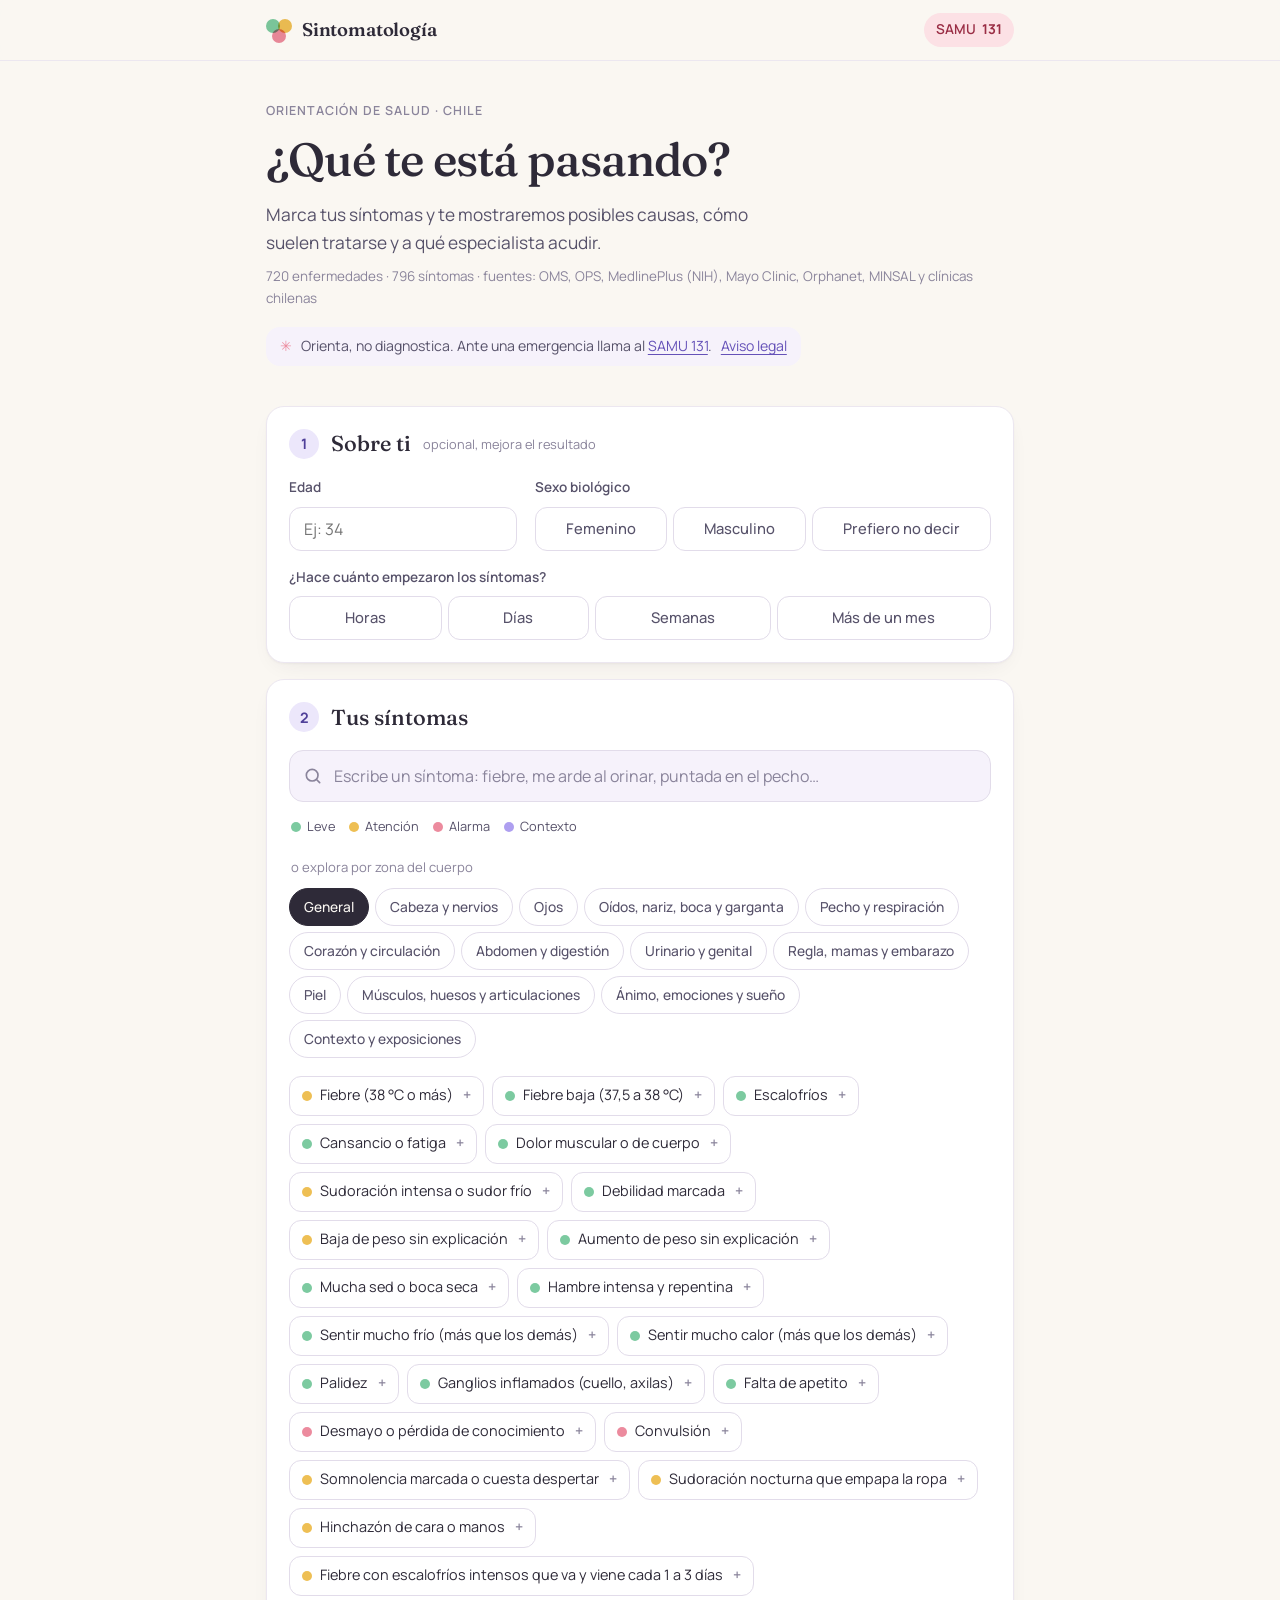
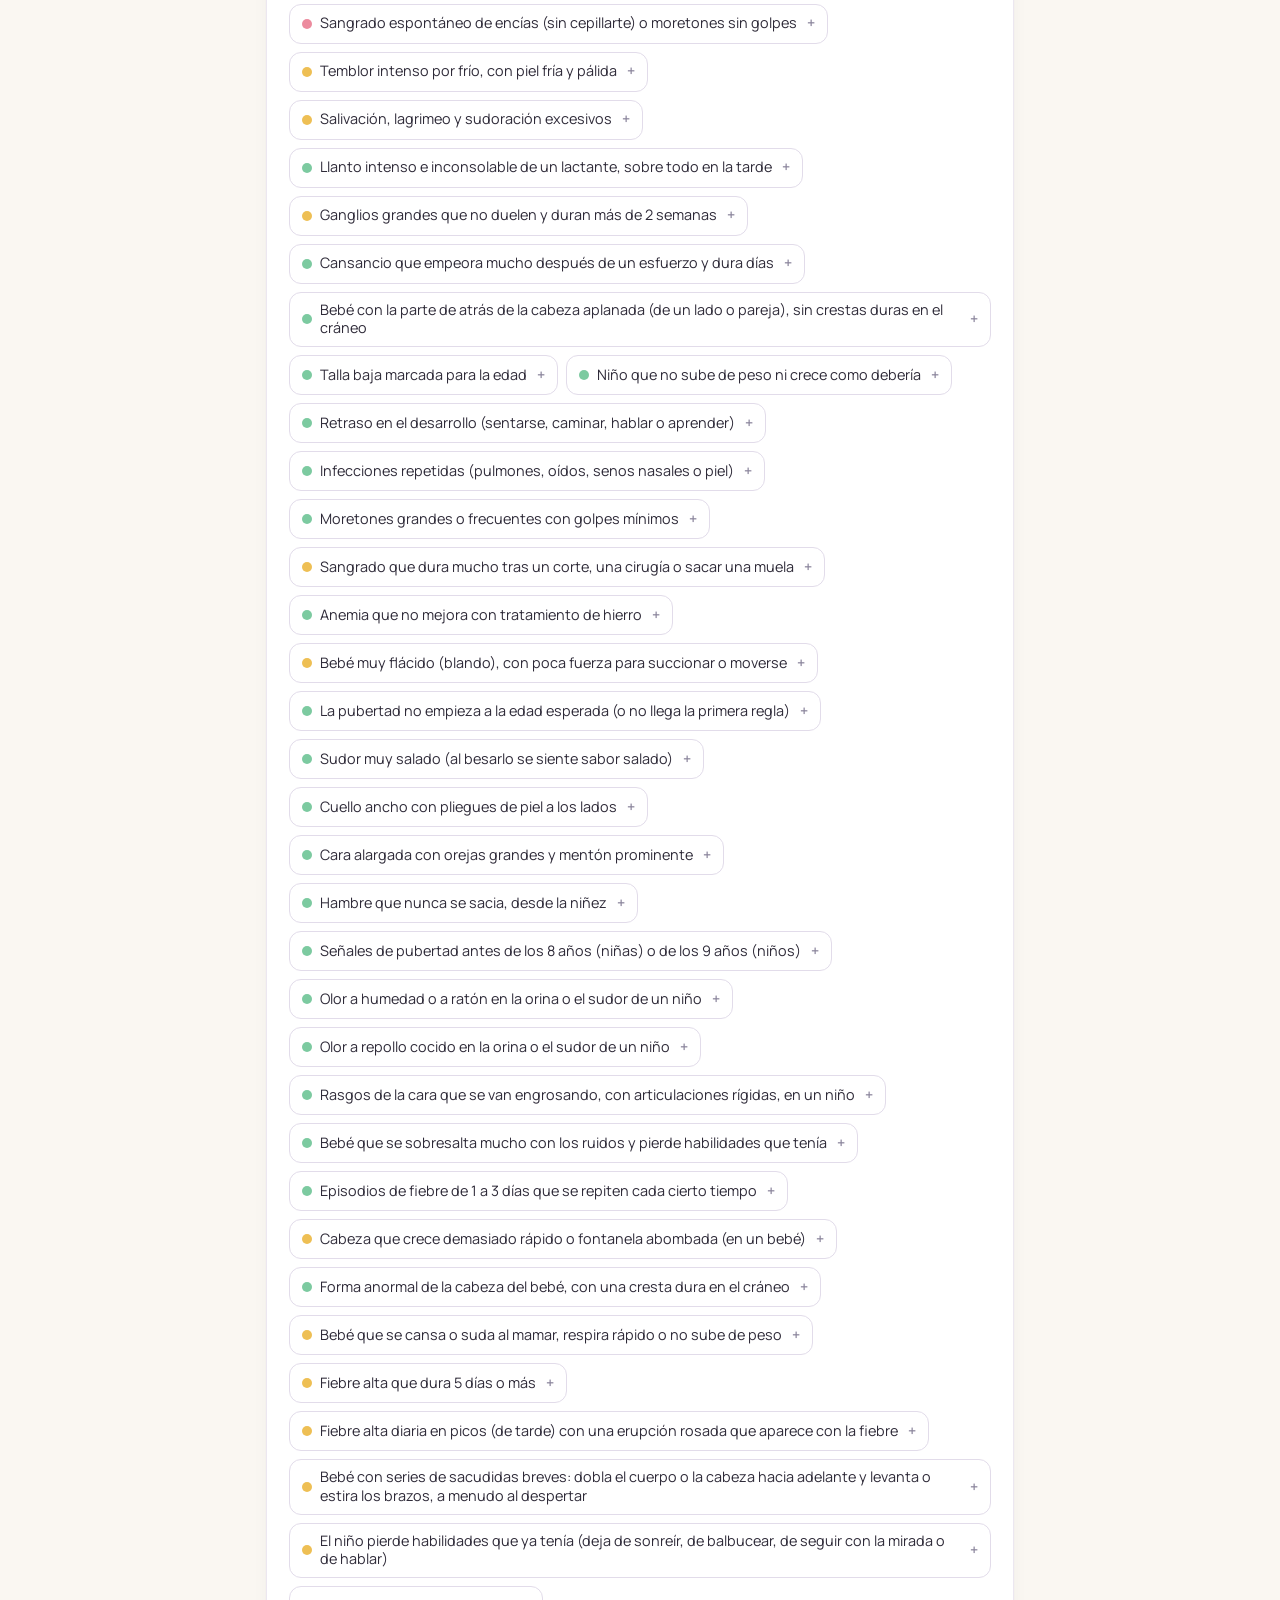
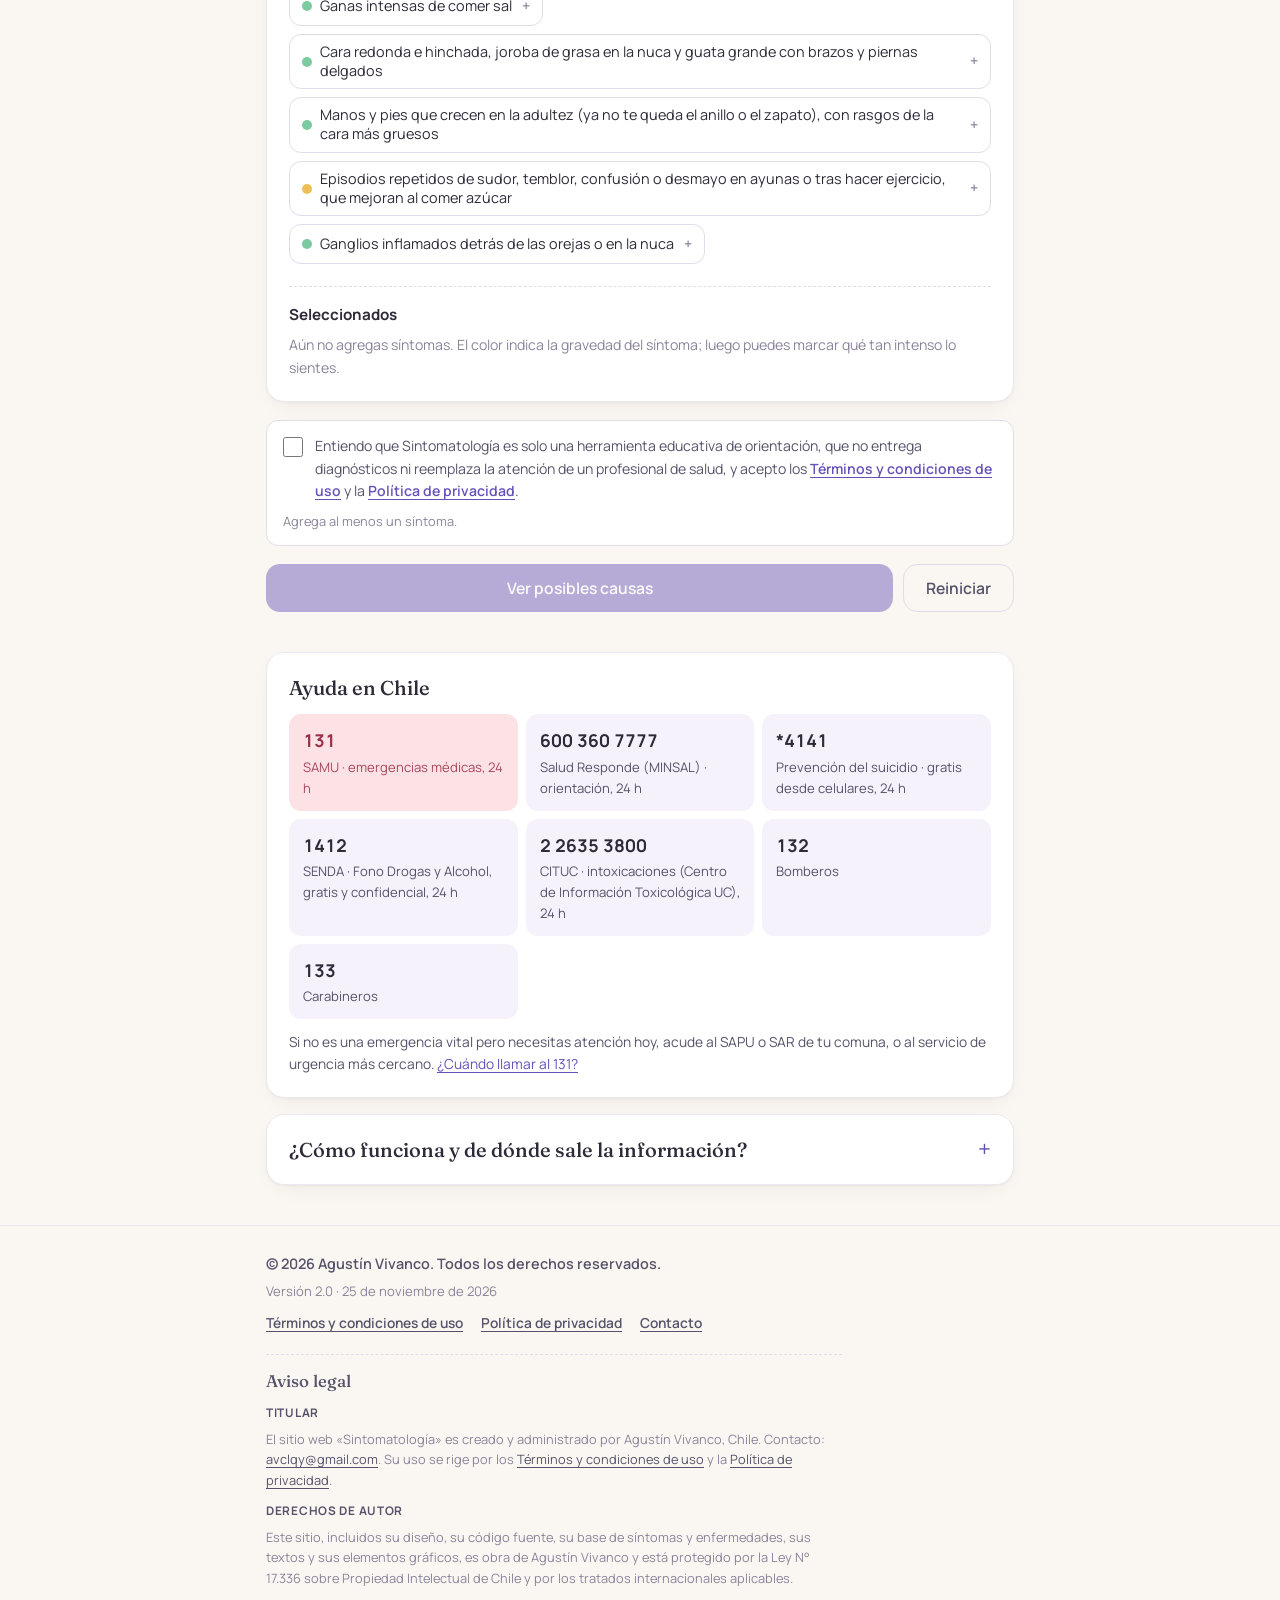
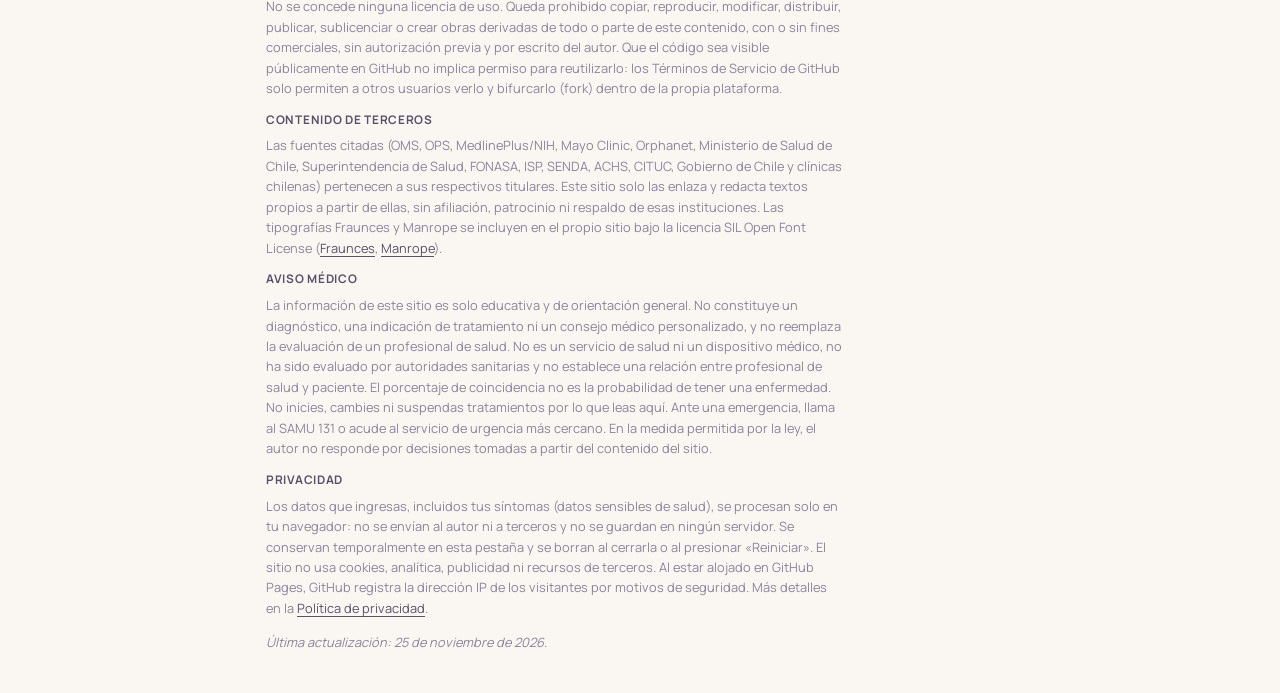
<file: index.html>
<!doctype html>
<html lang="es-CL">
<head>
  <meta charset="utf-8">
  <meta name="viewport" content="width=device-width, initial-scale=1">
  <title>Sintomatología · Orientador de síntomas</title>
  <meta name="author" content="Agustín Vivanco">
  <meta name="copyright" content="© 2026 Agustín Vivanco. Todos los derechos reservados.">
  <meta name="description" content="Marca tus síntomas y conoce posibles causas, cómo se tratan habitualmente y a qué especialista acudir. Información basada en la OMS, la OPS, MedlinePlus (NIH), Mayo Clinic, Orphanet, el MINSAL y clínicas chilenas.">
  <meta name="theme-color" content="#faf7f2" media="(prefers-color-scheme: light)">
  <meta name="theme-color" content="#1c1b22" media="(prefers-color-scheme: dark)">
  <meta property="og:title" content="Sintomatología · Orientador de síntomas">
  <meta property="og:description" content="Marca tus síntomas y conoce posibles causas, tratamiento habitual y especialista. Orientación, no diagnóstico.">
  <link rel="icon" href="favicon.svg" type="image/svg+xml">
  <meta http-equiv="Content-Security-Policy" content="default-src 'self'; script-src 'self'; style-src 'self'; font-src 'self'; img-src 'self' data:; connect-src 'none'; object-src 'none'; base-uri 'none'; form-action 'none'">
  <meta name="referrer" content="no-referrer">
  <link rel="stylesheet" href="css/styles.css">
</head>
<body>
  <a class="skip" href="#main">Saltar al contenido</a>

  <header class="top">
    <div class="wrap top-inner">
      <a class="brand" href="./" aria-label="Sintomatología, inicio">
        <span class="brand-mark" aria-hidden="true"><i></i><i></i><i></i></span>
        <span class="brand-name">Sintomatología</span>
      </a>
      <a class="sos" href="tel:131" aria-label="Emergencias: llamar al SAMU 131">SAMU <strong>131</strong></a>
    </div>
  </header>

  <main id="main" class="wrap">
    <section class="hero">
      <p class="eyebrow">Orientación de salud · Chile</p>
      <h1>¿Qué te está pasando?</h1>
      <p class="lead">Marca tus síntomas y te mostraremos posibles causas, cómo suelen tratarse y a qué especialista acudir.</p>
      <p class="hero-stats" id="hero-stats"></p>
      <p class="notice"><span aria-hidden="true">✳</span> Orienta, no diagnostica. Ante una emergencia llama al <a href="tel:131">SAMU 131</a>. <a href="#aviso-legal">Aviso legal</a></p>
    </section>

    <section class="card" aria-labelledby="t-perfil">
      <div class="card-head"><span class="step" aria-hidden="true">1</span><h2 id="t-perfil">Sobre ti</h2><span class="opt">opcional, mejora el resultado</span></div>
      <div class="grid">
        <label class="field" for="edad">
          <span class="label">Edad</span>
          <input type="number" id="edad" min="0" max="120" inputmode="numeric" placeholder="Ej: 34" autocomplete="off">
        </label>
        <div class="field">
          <span class="label" id="l-sexo">Sexo biológico</span>
          <div class="seg" data-name="sexo" role="group" aria-labelledby="l-sexo">
            <button type="button" data-value="F" aria-pressed="false">Femenino</button>
            <button type="button" data-value="M" aria-pressed="false">Masculino</button>
            <button type="button" data-value="X" aria-pressed="false">Prefiero no decir</button>
          </div>
        </div>
        <div class="field" id="field-embarazo" hidden>
          <span class="label" id="l-emb">¿Podrías estar embarazada?</span>
          <div class="seg" data-name="embarazo" role="group" aria-labelledby="l-emb">
            <button type="button" data-value="si" aria-pressed="false">Sí</button>
            <button type="button" data-value="no" aria-pressed="false">No</button>
            <button type="button" data-value="nose" aria-pressed="false">No sé</button>
          </div>
        </div>
        <div class="field full">
          <span class="label" id="l-dur">¿Hace cuánto empezaron los síntomas?</span>
          <div class="seg" data-name="duracion" role="group" aria-labelledby="l-dur">
            <button type="button" data-value="h" aria-pressed="false">Horas</button>
            <button type="button" data-value="d" aria-pressed="false">Días</button>
            <button type="button" data-value="s" aria-pressed="false">Semanas</button>
            <button type="button" data-value="m" aria-pressed="false">Más de un mes</button>
          </div>
        </div>
      </div>
      <p class="note" id="nota-pediatrica" hidden>En menores de 15 años los síntomas y tratamientos pueden diferir. Ante la duda, consulta con un pediatra.</p>
    </section>

    <section class="card" aria-labelledby="t-sintomas">
      <div class="card-head"><span class="step" aria-hidden="true">2</span><h2 id="t-sintomas">Tus síntomas</h2></div>

      <div class="search">
        <svg class="search-icon" viewBox="0 0 24 24" aria-hidden="true"><circle cx="11" cy="11" r="7"></circle><path d="m20 20-3.5-3.5"></path></svg>
        <input id="buscar" type="search" placeholder="Escribe un síntoma: fiebre, me arde al orinar, puntada en el pecho…"
               role="combobox" aria-expanded="false" aria-controls="sugerencias" aria-autocomplete="list" autocomplete="off" aria-label="Buscar síntoma">
        <ul id="sugerencias" role="listbox" hidden aria-label="Síntomas sugeridos"></ul>
      </div>

      <div class="legend" aria-label="Leyenda de colores">
        <span class="lg sev-1"><span class="dot"></span>Leve</span>
        <span class="lg sev-2"><span class="dot"></span>Atención</span>
        <span class="lg sev-3"><span class="dot"></span>Alarma</span>
        <span class="lg sev-0"><span class="dot"></span>Contexto</span>
      </div>

      <p class="subhint">o explora por zona del cuerpo</p>
      <div class="zones" id="zonas" role="tablist" aria-label="Zonas del cuerpo"></div>
      <div class="pills" id="catalogo" role="tabpanel"></div>

      <div class="selected-wrap">
        <h3 class="selected-title">Seleccionados <span id="sel-count"></span></h3>
        <p class="sel-empty" id="sel-empty">Aún no agregas síntomas. El color indica la gravedad del síntoma; luego puedes marcar qué tan intenso lo sientes.</p>
        <div class="selected" id="seleccionados" aria-live="polite"></div>
        <div class="sel-alarma" id="sel-alarma" role="alert" hidden></div>
      </div>
    </section>

    <div class="consent">
      <label class="consent-label" for="acepto">
        <input type="checkbox" id="acepto">
        <span>Entiendo que Sintomatología es solo una herramienta educativa de orientación, que no entrega diagnósticos ni reemplaza la atención de un profesional de salud, y acepto los <a href="terminos.html">Términos y condiciones de uso</a> y la <a href="privacidad.html">Política de privacidad</a>.</span>
      </label>
      <p class="analizar-hint" id="analizar-hint" hidden></p>
    </div>

    <div class="actions">
      <button id="analizar" class="btn primary" type="button" disabled>Ver posibles causas</button>
      <button id="reiniciar" class="btn ghost" type="button" title="Borra tus síntomas y datos de esta pestaña">Reiniciar</button>
    </div>

    <section id="resultados" class="results" hidden tabindex="-1" aria-live="polite"></section>

    <section class="card help" aria-labelledby="t-ayuda">
      <h2 id="t-ayuda">Ayuda en Chile</h2>
      <ul class="help-list">
        <li><a href="tel:131"><strong>131</strong><span>SAMU · emergencias médicas, 24 h</span></a></li>
        <li><a href="tel:6003607777"><strong>600 360 7777</strong><span>Salud Responde (MINSAL) · orientación, 24 h</span></a></li>
        <li><a href="tel:*4141"><strong>*4141</strong><span>Prevención del suicidio · gratis desde celulares, 24 h</span></a></li>
        <li><a href="tel:1412"><strong>1412</strong><span>SENDA · Fono Drogas y Alcohol, gratis y confidencial, 24 h</span></a></li>
        <li><a href="tel:+56226353800"><strong>2 2635 3800</strong><span>CITUC · intoxicaciones (Centro de Información Toxicológica UC), 24 h</span></a></li>
        <li><a href="tel:132"><strong>132</strong><span>Bomberos</span></a></li>
        <li><a href="tel:133"><strong>133</strong><span>Carabineros</span></a></li>
      </ul>
      <p class="help-note">Si no es una emergencia vital pero necesitas atención hoy, acude al SAPU o SAR de tu comuna, o al servicio de urgencia más cercano. <a href="https://www.minsal.cl/samu-instala-base-en-alto-hospicio-y-llama-a-utilizar-responsablemente-el-131/" target="_blank" rel="noopener">¿Cuándo llamar al 131?</a></p>
    </section>

    <details class="card method">
      <summary><h2>¿Cómo funciona y de dónde sale la información?</h2></summary>
      <div class="method-body">
        <p><strong>Contenido.</strong> Cada enfermedad (qué es, tratamiento habitual, especialista y señales de alarma) fue redactada a partir de fuentes médicas reconocidas: la Organización Mundial de la Salud (OMS, agencia de salud de la ONU) y la OPS, la Biblioteca Nacional de Medicina de EE. UU. (MedlinePlus), Mayo Clinic, Orphanet (enfermedades raras), el Ministerio de Salud de Chile, el ISP, SENDA, la Superintendencia de Salud, FONASA, la ACHS, el CITUC y clínicas chilenas. Cada ficha enlaza sus referencias: <span id="fuentes-resumen"></span>. No usamos Wikipedia ni sitios sin respaldo clínico.</p>
        <p><strong>Colores.</strong> Cada síntoma tiene una gravedad base: <span class="tag sev-1">leve</span> <span class="tag sev-2">atención</span> <span class="tag sev-3">alarma</span>, más los datos de <span class="tag sev-0">contexto</span> (exposiciones o antecedentes). Tú agregas la intensidad con que lo sientes, y ambas cosas pesan en el resultado.</p>
        <p><strong>Coincidencia.</strong> Para cada enfermedad se compara cuánto de su cuadro típico tienes (los síntomas característicos pesan más) y cuánto de lo que sientes explica. Luego se ajusta por edad, sexo, posible embarazo, tiempo de evolución y frecuencia de la enfermedad. Las emergencias con un síntoma clave nunca quedan ocultas al fondo.</p>
        <p><strong>Privacidad.</strong> Todo ocurre en tu navegador: tus síntomas no se envían ni se guardan en ningún servidor. Se conservan solo en esta pestaña mientras esté abierta y se borran al cerrarla o al presionar «Reiniciar». El sitio no usa cookies, analítica, publicidad ni recursos de terceros. Detalles en la <a href="privacidad.html">Política de privacidad</a>.</p>
        <p><strong>Límites.</strong> La base cubre <span id="stats"></span>. Una persona puede tener una enfermedad que no está aquí o presentarla de forma distinta. Esta herramienta no reemplaza la evaluación de un profesional de salud.</p>
        <p><strong>Autoría.</strong> Sintomatología fue creada por Agustín Vivanco. El diseño, el código, la base de síntomas y enfermedades y los textos de esta web están protegidos por derechos de autor; las fuentes citadas pertenecen a sus respectivos autores.</p>
        <p><strong>GES.</strong> La información sobre coberturas GES es referencial y puede cambiar con cada decreto; confírmala en <a href="https://auge.minsal.cl/problemasdesalud/index" target="_blank" rel="noopener">auge.minsal.cl</a>, con Fonasa o con tu isapre.</p>
        <p class="muted">Contenido revisado y ampliado en noviembre de 2026.</p>
      </div>
    </details>
  </main>

  <footer class="foot" id="aviso-legal">
    <div class="wrap foot-inner">
      <p class="copyright">© <span id="copy-year">2026</span> Agustín Vivanco. Todos los derechos reservados.</p>
      <p class="version">Versión 2.0 · 25 de noviembre de 2026</p>
      <nav class="legal-links" aria-label="Documentos legales">
        <a href="terminos.html">Términos y condiciones de uso</a>
        <a href="privacidad.html">Política de privacidad</a>
        <a href="mailto:avclqy@gmail.com">Contacto</a>
      </nav>

      <section class="legal" aria-labelledby="t-legal">
        <h2 id="t-legal">Aviso legal</h2>

        <h3>Titular</h3>
        <p>El sitio web «Sintomatología» es creado y administrado por Agustín Vivanco, Chile. Contacto: <a href="mailto:avclqy@gmail.com">avclqy@gmail.com</a>. Su uso se rige por los <a href="terminos.html">Términos y condiciones de uso</a> y la <a href="privacidad.html">Política de privacidad</a>.</p>

        <h3>Derechos de autor</h3>
        <p>Este sitio, incluidos su diseño, su código fuente, su base de síntomas y enfermedades, sus textos y sus elementos gráficos, es obra de Agustín Vivanco y está protegido por la Ley N° 17.336 sobre Propiedad Intelectual de Chile y por los tratados internacionales aplicables.</p>
        <p>No se concede ninguna licencia de uso. Queda prohibido copiar, reproducir, modificar, distribuir, publicar, sublicenciar o crear obras derivadas de todo o parte de este contenido, con o sin fines comerciales, sin autorización previa y por escrito del autor. Que el código sea visible públicamente en GitHub no implica permiso para reutilizarlo: los Términos de Servicio de GitHub solo permiten a otros usuarios verlo y bifurcarlo (fork) dentro de la propia plataforma.</p>

        <h3>Contenido de terceros</h3>
        <p>Las fuentes citadas (OMS, OPS, MedlinePlus/NIH, Mayo Clinic, Orphanet, Ministerio de Salud de Chile, Superintendencia de Salud, FONASA, ISP, SENDA, ACHS, CITUC, Gobierno de Chile y clínicas chilenas) pertenecen a sus respectivos titulares. Este sitio solo las enlaza y redacta textos propios a partir de ellas, sin afiliación, patrocinio ni respaldo de esas instituciones. Las tipografías Fraunces y Manrope se incluyen en el propio sitio bajo la licencia SIL Open Font License (<a href="fonts/OFL-Fraunces.txt">Fraunces</a>, <a href="fonts/OFL-Manrope.txt">Manrope</a>).</p>

        <h3>Aviso médico</h3>
        <p>La información de este sitio es solo educativa y de orientación general. No constituye un diagnóstico, una indicación de tratamiento ni un consejo médico personalizado, y no reemplaza la evaluación de un profesional de salud. No es un servicio de salud ni un dispositivo médico, no ha sido evaluado por autoridades sanitarias y no establece una relación entre profesional de salud y paciente. El porcentaje de coincidencia no es la probabilidad de tener una enfermedad. No inicies, cambies ni suspendas tratamientos por lo que leas aquí. Ante una emergencia, llama al SAMU 131 o acude al servicio de urgencia más cercano. En la medida permitida por la ley, el autor no responde por decisiones tomadas a partir del contenido del sitio.</p>

        <h3>Privacidad</h3>
        <p>Los datos que ingresas, incluidos tus síntomas (datos sensibles de salud), se procesan solo en tu navegador: no se envían al autor ni a terceros y no se guardan en ningún servidor. Se conservan temporalmente en esta pestaña y se borran al cerrarla o al presionar «Reiniciar». El sitio no usa cookies, analítica, publicidad ni recursos de terceros. Al estar alojado en GitHub Pages, GitHub registra la dirección IP de los visitantes por motivos de seguridad. Más detalles en la <a href="privacidad.html">Política de privacidad</a>.</p>

        <p class="legal-date">Última actualización: 25 de noviembre de 2026.</p>
      </section>
    </div>
  </footer>

  <script src="js/data.js"></script>
  <script src="js/data-comunes.js"></script>
  <script src="js/data-raras.js"></script>
  <script src="js/app.js"></script>
</body>
</html>
</file>
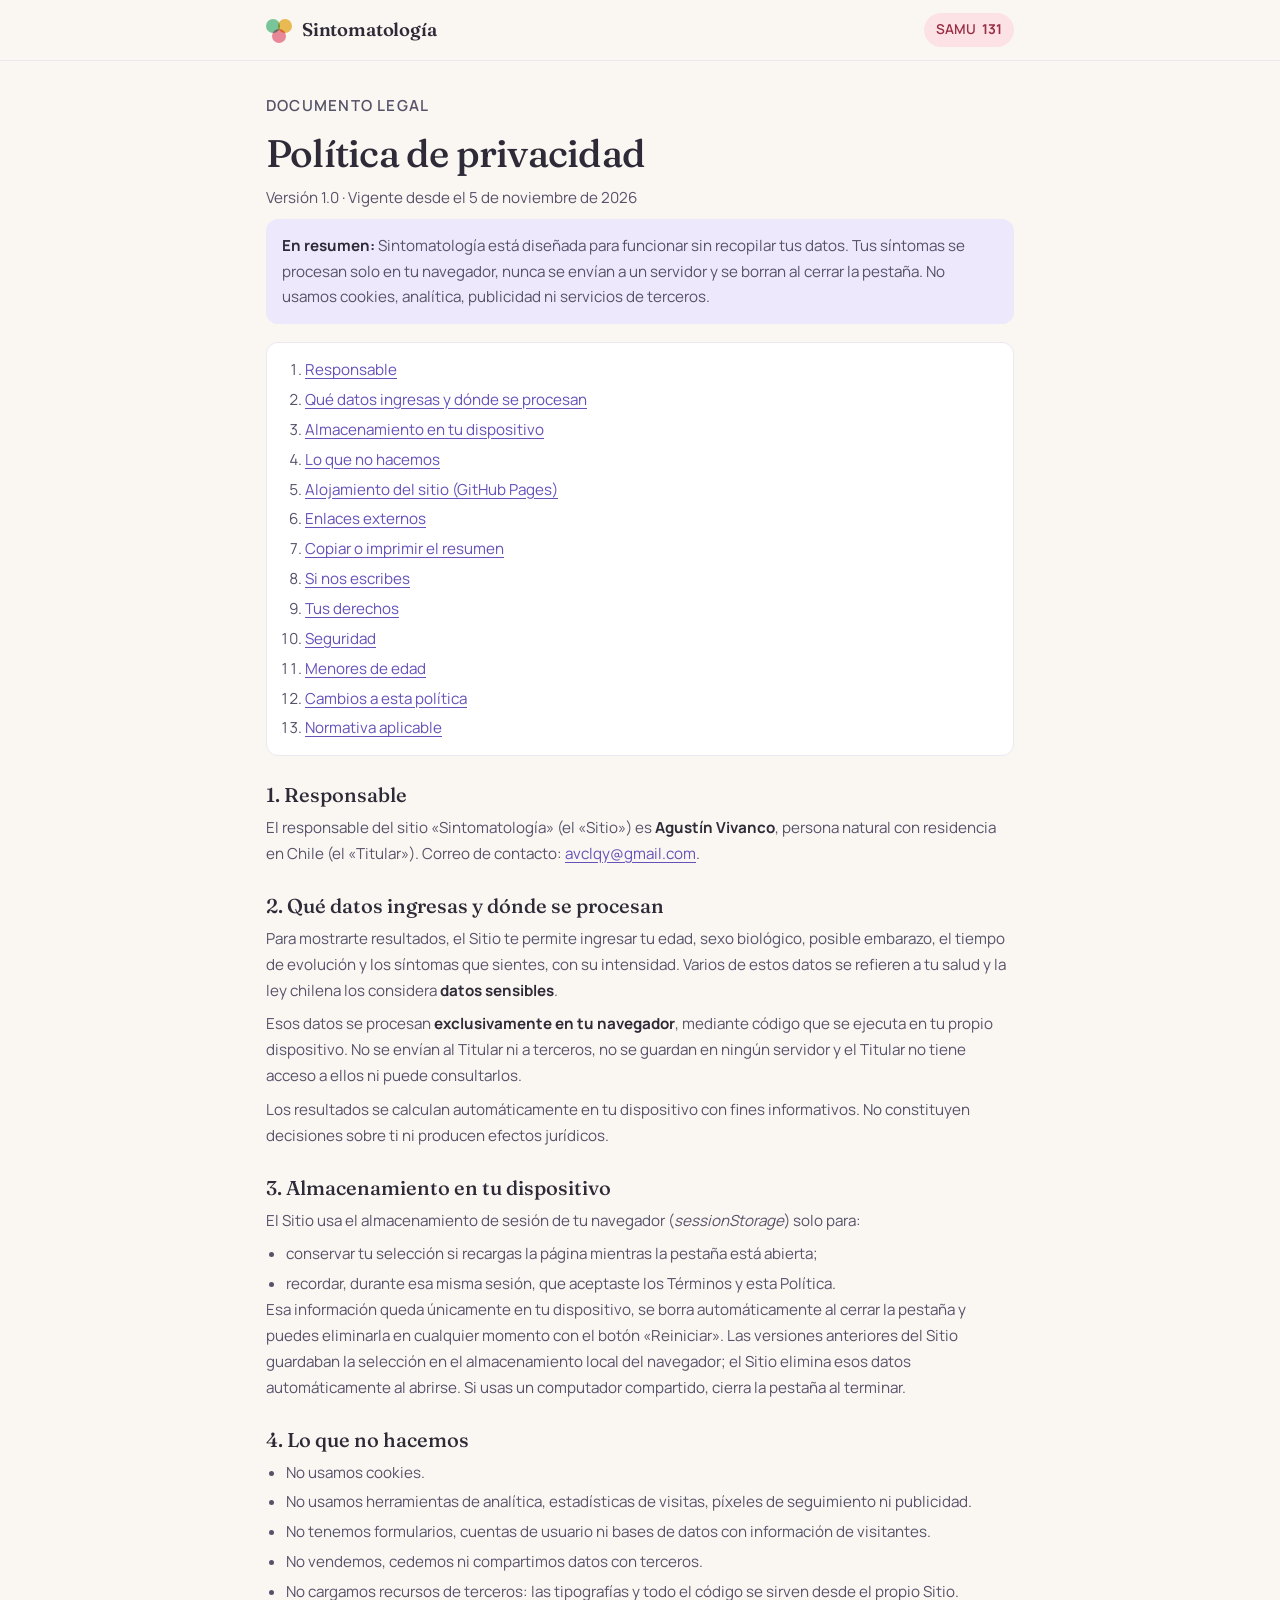
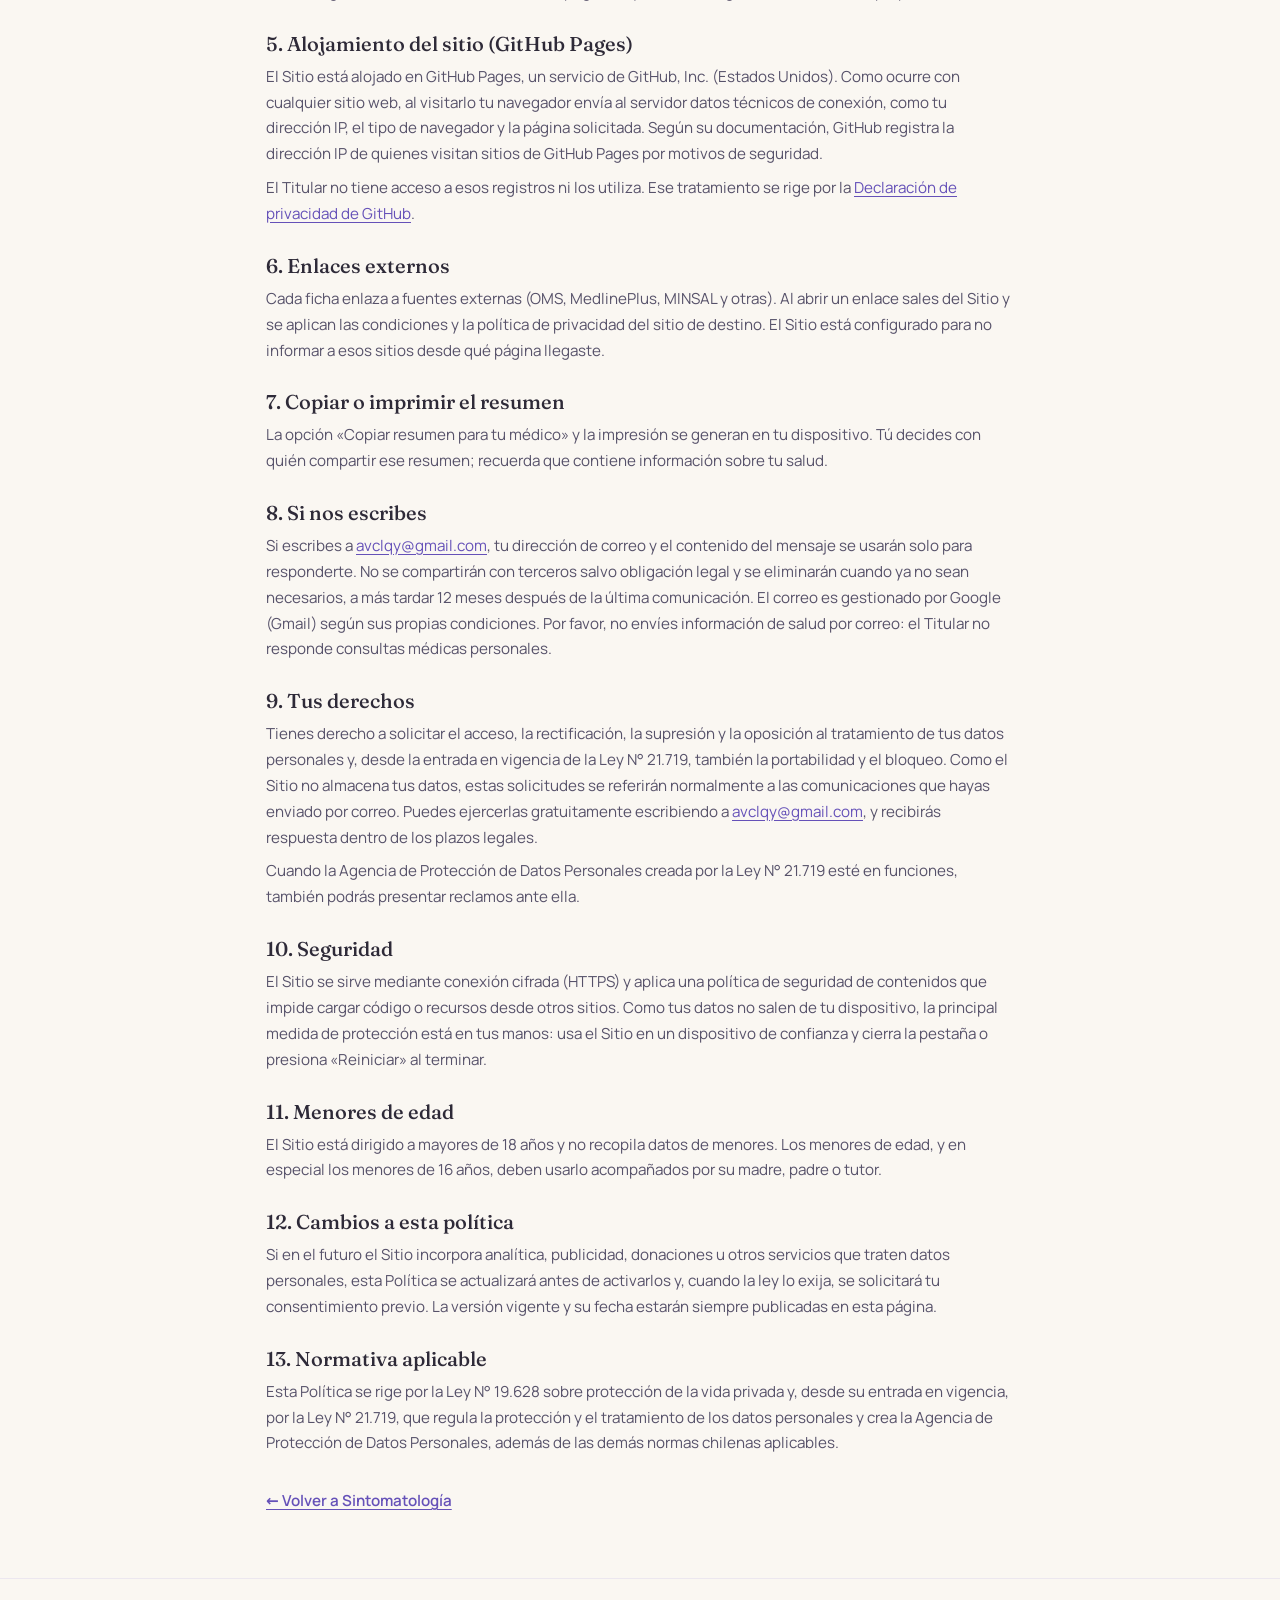
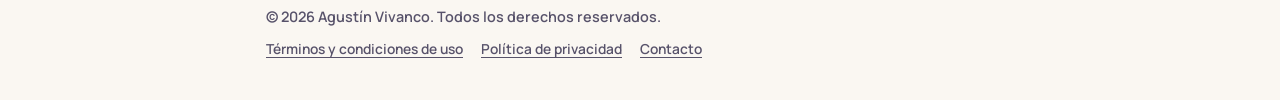
<file: privacidad.html>
<!doctype html>
<html lang="es-CL">
<head>
  <meta charset="utf-8">
  <meta name="viewport" content="width=device-width, initial-scale=1">
  <title>Política de privacidad · Sintomatología</title>
  <meta name="author" content="Agustín Vivanco">
  <meta name="copyright" content="© 2026 Agustín Vivanco. Todos los derechos reservados.">
  <meta name="description" content="Política de privacidad de Sintomatología: tus síntomas se procesan solo en tu navegador y nunca se envían a un servidor.">
  <meta http-equiv="Content-Security-Policy" content="default-src 'self'; script-src 'self'; style-src 'self'; font-src 'self'; img-src 'self' data:; connect-src 'none'; object-src 'none'; base-uri 'none'; form-action 'none'">
  <meta name="referrer" content="no-referrer">
  <link rel="icon" href="favicon.svg" type="image/svg+xml">
  <link rel="stylesheet" href="css/styles.css">
</head>
<body>
  <a class="skip" href="#main">Saltar al contenido</a>
  <header class="top">
    <div class="wrap top-inner">
      <a class="brand" href="./" aria-label="Sintomatología, inicio">
        <span class="brand-mark" aria-hidden="true"><i></i><i></i><i></i></span>
        <span class="brand-name">Sintomatología</span>
      </a>
      <a class="sos" href="tel:131" aria-label="Emergencias: llamar al SAMU 131">SAMU <strong>131</strong></a>
    </div>
  </header>

  <main id="main" class="wrap doc">
    <p class="eyebrow">Documento legal</p>
    <h1>Política de privacidad</h1>
    <p class="doc-meta">Versión 1.0 · Vigente desde el 5 de noviembre de 2026</p>

    <p class="doc-summary"><strong>En resumen:</strong> Sintomatología está diseñada para funcionar sin recopilar tus datos. Tus síntomas se procesan solo en tu navegador, nunca se envían a un servidor y se borran al cerrar la pestaña. No usamos cookies, analítica, publicidad ni servicios de terceros.</p>

    <nav class="doc-toc" aria-label="Contenido">
      <ol>
        <li><a href="#responsable">Responsable</a></li>
        <li><a href="#datos">Qué datos ingresas y dónde se procesan</a></li>
        <li><a href="#almacenamiento">Almacenamiento en tu dispositivo</a></li>
        <li><a href="#no-hacemos">Lo que no hacemos</a></li>
        <li><a href="#alojamiento">Alojamiento del sitio (GitHub Pages)</a></li>
        <li><a href="#enlaces">Enlaces externos</a></li>
        <li><a href="#resumen">Copiar o imprimir el resumen</a></li>
        <li><a href="#correo">Si nos escribes</a></li>
        <li><a href="#derechos">Tus derechos</a></li>
        <li><a href="#seguridad">Seguridad</a></li>
        <li><a href="#menores">Menores de edad</a></li>
        <li><a href="#cambios">Cambios a esta política</a></li>
        <li><a href="#normativa">Normativa aplicable</a></li>
      </ol>
    </nav>

    <section id="responsable">
      <h2>1. Responsable</h2>
      <p>El responsable del sitio «Sintomatología» (el «Sitio») es <strong>Agustín Vivanco</strong>, persona natural con residencia en Chile (el «Titular»). Correo de contacto: <a href="mailto:avclqy@gmail.com">avclqy@gmail.com</a>.</p>
    </section>

    <section id="datos">
      <h2>2. Qué datos ingresas y dónde se procesan</h2>
      <p>Para mostrarte resultados, el Sitio te permite ingresar tu edad, sexo biológico, posible embarazo, el tiempo de evolución y los síntomas que sientes, con su intensidad. Varios de estos datos se refieren a tu salud y la ley chilena los considera <strong>datos sensibles</strong>.</p>
      <p>Esos datos se procesan <strong>exclusivamente en tu navegador</strong>, mediante código que se ejecuta en tu propio dispositivo. No se envían al Titular ni a terceros, no se guardan en ningún servidor y el Titular no tiene acceso a ellos ni puede consultarlos.</p>
      <p>Los resultados se calculan automáticamente en tu dispositivo con fines informativos. No constituyen decisiones sobre ti ni producen efectos jurídicos.</p>
    </section>

    <section id="almacenamiento">
      <h2>3. Almacenamiento en tu dispositivo</h2>
      <p>El Sitio usa el almacenamiento de sesión de tu navegador (<em>sessionStorage</em>) solo para:</p>
      <ul>
        <li>conservar tu selección si recargas la página mientras la pestaña está abierta;</li>
        <li>recordar, durante esa misma sesión, que aceptaste los Términos y esta Política.</li>
      </ul>
      <p>Esa información queda únicamente en tu dispositivo, se borra automáticamente al cerrar la pestaña y puedes eliminarla en cualquier momento con el botón «Reiniciar». Las versiones anteriores del Sitio guardaban la selección en el almacenamiento local del navegador; el Sitio elimina esos datos automáticamente al abrirse. Si usas un computador compartido, cierra la pestaña al terminar.</p>
    </section>

    <section id="no-hacemos">
      <h2>4. Lo que no hacemos</h2>
      <ul>
        <li>No usamos cookies.</li>
        <li>No usamos herramientas de analítica, estadísticas de visitas, píxeles de seguimiento ni publicidad.</li>
        <li>No tenemos formularios, cuentas de usuario ni bases de datos con información de visitantes.</li>
        <li>No vendemos, cedemos ni compartimos datos con terceros.</li>
        <li>No cargamos recursos de terceros: las tipografías y todo el código se sirven desde el propio Sitio.</li>
      </ul>
    </section>

    <section id="alojamiento">
      <h2>5. Alojamiento del sitio (GitHub Pages)</h2>
      <p>El Sitio está alojado en GitHub Pages, un servicio de GitHub, Inc. (Estados Unidos). Como ocurre con cualquier sitio web, al visitarlo tu navegador envía al servidor datos técnicos de conexión, como tu dirección IP, el tipo de navegador y la página solicitada. Según su documentación, GitHub registra la dirección IP de quienes visitan sitios de GitHub Pages por motivos de seguridad.</p>
      <p>El Titular no tiene acceso a esos registros ni los utiliza. Ese tratamiento se rige por la <a href="https://docs.github.com/es/site-policy/privacy-policies/github-general-privacy-statement" target="_blank" rel="noopener">Declaración de privacidad de GitHub</a>.</p>
    </section>

    <section id="enlaces">
      <h2>6. Enlaces externos</h2>
      <p>Cada ficha enlaza a fuentes externas (OMS, MedlinePlus, MINSAL y otras). Al abrir un enlace sales del Sitio y se aplican las condiciones y la política de privacidad del sitio de destino. El Sitio está configurado para no informar a esos sitios desde qué página llegaste.</p>
    </section>

    <section id="resumen">
      <h2>7. Copiar o imprimir el resumen</h2>
      <p>La opción «Copiar resumen para tu médico» y la impresión se generan en tu dispositivo. Tú decides con quién compartir ese resumen; recuerda que contiene información sobre tu salud.</p>
    </section>

    <section id="correo">
      <h2>8. Si nos escribes</h2>
      <p>Si escribes a <a href="mailto:avclqy@gmail.com">avclqy@gmail.com</a>, tu dirección de correo y el contenido del mensaje se usarán solo para responderte. No se compartirán con terceros salvo obligación legal y se eliminarán cuando ya no sean necesarios, a más tardar 12 meses después de la última comunicación. El correo es gestionado por Google (Gmail) según sus propias condiciones. Por favor, no envíes información de salud por correo: el Titular no responde consultas médicas personales.</p>
    </section>

    <section id="derechos">
      <h2>9. Tus derechos</h2>
      <p>Tienes derecho a solicitar el acceso, la rectificación, la supresión y la oposición al tratamiento de tus datos personales y, desde la entrada en vigencia de la Ley N° 21.719, también la portabilidad y el bloqueo. Como el Sitio no almacena tus datos, estas solicitudes se referirán normalmente a las comunicaciones que hayas enviado por correo. Puedes ejercerlas gratuitamente escribiendo a <a href="mailto:avclqy@gmail.com">avclqy@gmail.com</a>, y recibirás respuesta dentro de los plazos legales.</p>
      <p>Cuando la Agencia de Protección de Datos Personales creada por la Ley N° 21.719 esté en funciones, también podrás presentar reclamos ante ella.</p>
    </section>

    <section id="seguridad">
      <h2>10. Seguridad</h2>
      <p>El Sitio se sirve mediante conexión cifrada (HTTPS) y aplica una política de seguridad de contenidos que impide cargar código o recursos desde otros sitios. Como tus datos no salen de tu dispositivo, la principal medida de protección está en tus manos: usa el Sitio en un dispositivo de confianza y cierra la pestaña o presiona «Reiniciar» al terminar.</p>
    </section>

    <section id="menores">
      <h2>11. Menores de edad</h2>
      <p>El Sitio está dirigido a mayores de 18 años y no recopila datos de menores. Los menores de edad, y en especial los menores de 16 años, deben usarlo acompañados por su madre, padre o tutor.</p>
    </section>

    <section id="cambios">
      <h2>12. Cambios a esta política</h2>
      <p>Si en el futuro el Sitio incorpora analítica, publicidad, donaciones u otros servicios que traten datos personales, esta Política se actualizará antes de activarlos y, cuando la ley lo exija, se solicitará tu consentimiento previo. La versión vigente y su fecha estarán siempre publicadas en esta página.</p>
    </section>

    <section id="normativa">
      <h2>13. Normativa aplicable</h2>
      <p>Esta Política se rige por la Ley N° 19.628 sobre protección de la vida privada y, desde su entrada en vigencia, por la Ley N° 21.719, que regula la protección y el tratamiento de los datos personales y crea la Agencia de Protección de Datos Personales, además de las demás normas chilenas aplicables.</p>
    </section>

    <p class="doc-back"><a href="./">← Volver a Sintomatología</a></p>
  </main>

  <footer class="foot">
    <div class="wrap foot-inner">
      <p class="copyright">© 2026 Agustín Vivanco. Todos los derechos reservados.</p>
      <nav class="legal-links" aria-label="Documentos legales">
        <a href="terminos.html">Términos y condiciones de uso</a>
        <a href="privacidad.html" aria-current="page">Política de privacidad</a>
        <a href="mailto:avclqy@gmail.com">Contacto</a>
      </nav>
    </div>
  </footer>
</body>
</html>
</file>
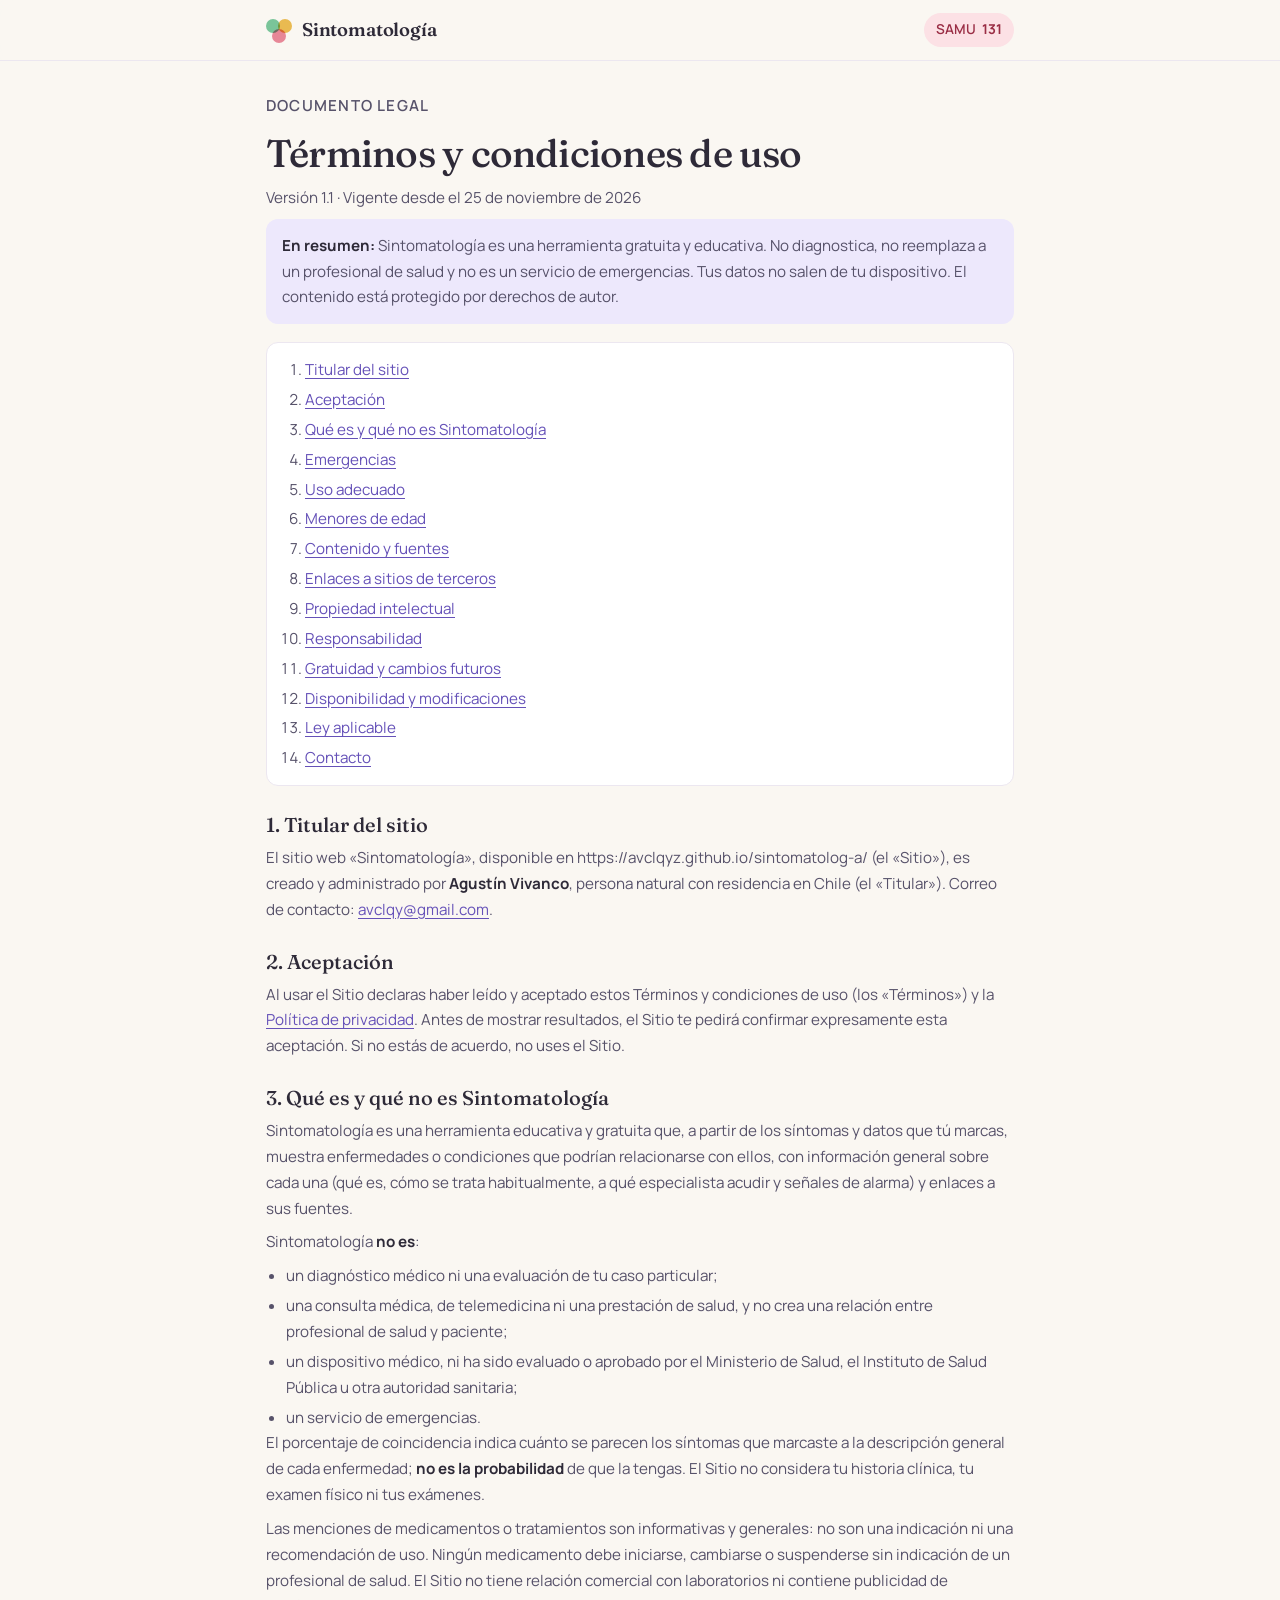
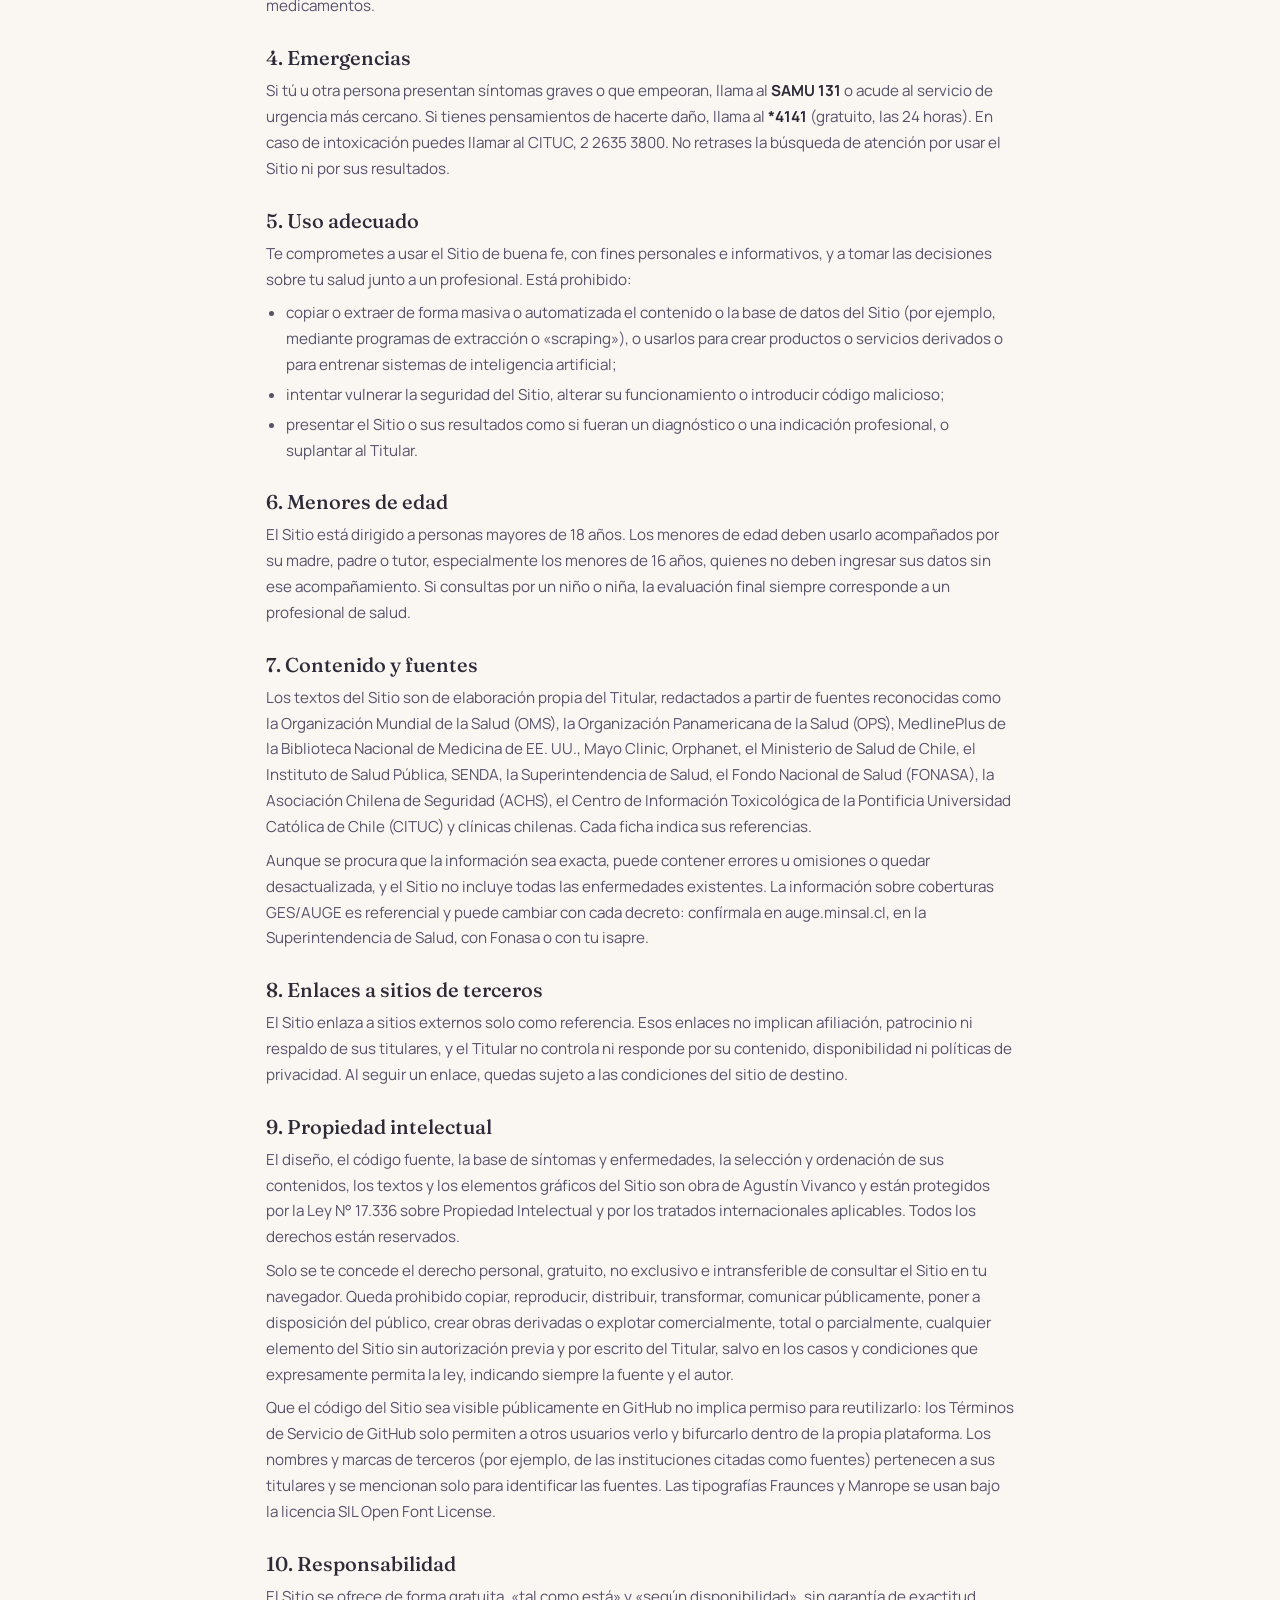
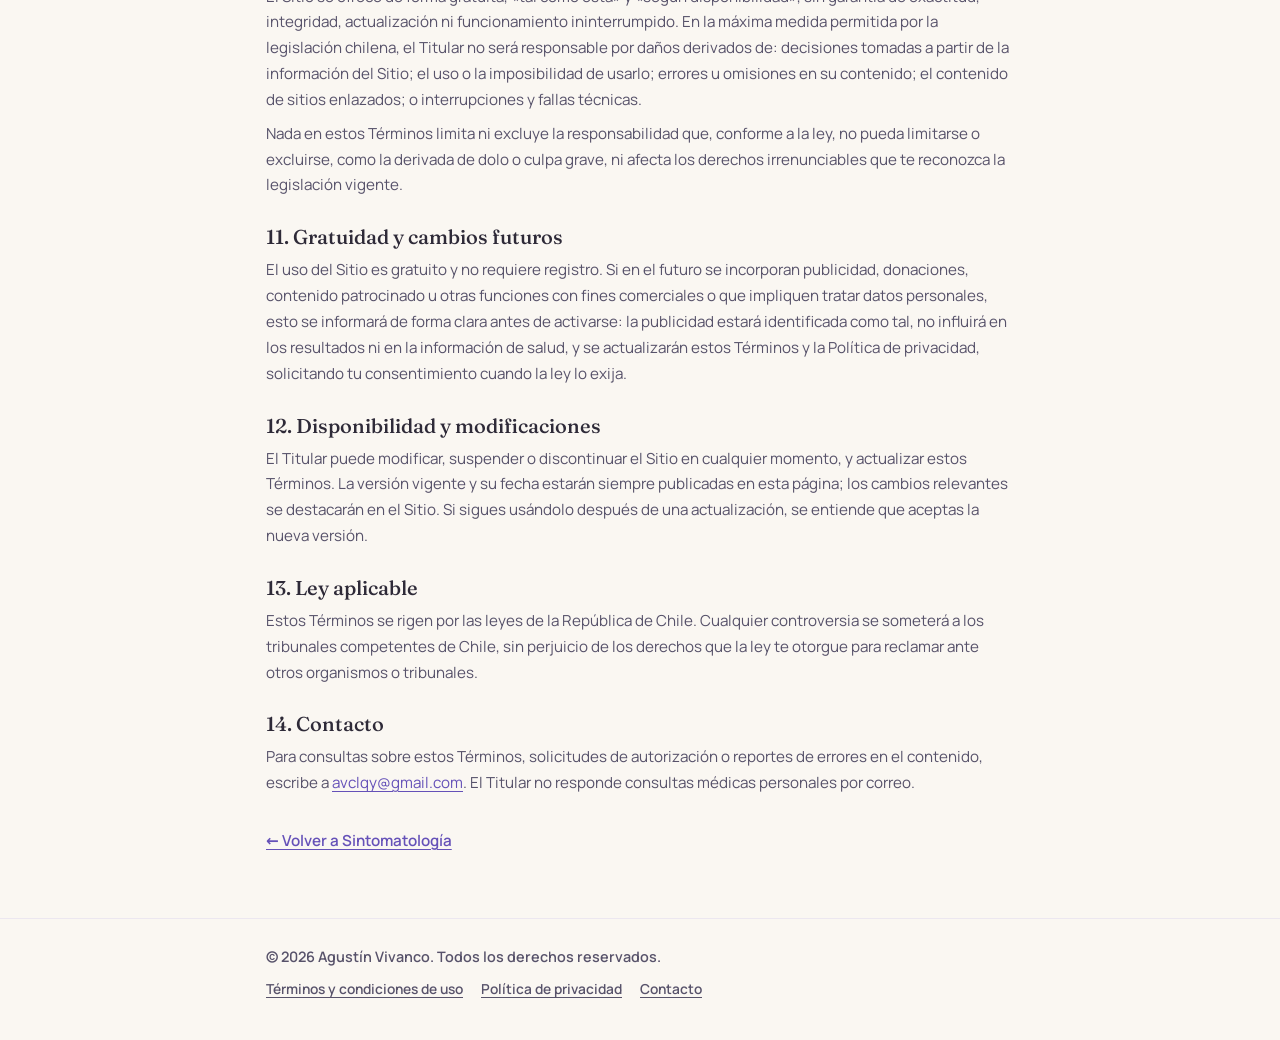
<file: terminos.html>
<!doctype html>
<html lang="es-CL">
<head>
  <meta charset="utf-8">
  <meta name="viewport" content="width=device-width, initial-scale=1">
  <title>Términos y condiciones de uso · Sintomatología</title>
  <meta name="author" content="Agustín Vivanco">
  <meta name="copyright" content="© 2026 Agustín Vivanco. Todos los derechos reservados.">
  <meta name="description" content="Términos y condiciones de uso del sitio Sintomatología, herramienta educativa de orientación de síntomas.">
  <meta http-equiv="Content-Security-Policy" content="default-src 'self'; script-src 'self'; style-src 'self'; font-src 'self'; img-src 'self' data:; connect-src 'none'; object-src 'none'; base-uri 'none'; form-action 'none'">
  <meta name="referrer" content="no-referrer">
  <link rel="icon" href="favicon.svg" type="image/svg+xml">
  <link rel="stylesheet" href="css/styles.css">
</head>
<body>
  <a class="skip" href="#main">Saltar al contenido</a>
  <header class="top">
    <div class="wrap top-inner">
      <a class="brand" href="./" aria-label="Sintomatología, inicio">
        <span class="brand-mark" aria-hidden="true"><i></i><i></i><i></i></span>
        <span class="brand-name">Sintomatología</span>
      </a>
      <a class="sos" href="tel:131" aria-label="Emergencias: llamar al SAMU 131">SAMU <strong>131</strong></a>
    </div>
  </header>

  <main id="main" class="wrap doc">
    <p class="eyebrow">Documento legal</p>
    <h1>Términos y condiciones de uso</h1>
    <p class="doc-meta">Versión 1.1 · Vigente desde el 25 de noviembre de 2026</p>

    <p class="doc-summary"><strong>En resumen:</strong> Sintomatología es una herramienta gratuita y educativa. No diagnostica, no reemplaza a un profesional de salud y no es un servicio de emergencias. Tus datos no salen de tu dispositivo. El contenido está protegido por derechos de autor.</p>

    <nav class="doc-toc" aria-label="Contenido">
      <ol>
        <li><a href="#titular">Titular del sitio</a></li>
        <li><a href="#aceptacion">Aceptación</a></li>
        <li><a href="#naturaleza">Qué es y qué no es Sintomatología</a></li>
        <li><a href="#emergencias">Emergencias</a></li>
        <li><a href="#uso">Uso adecuado</a></li>
        <li><a href="#menores">Menores de edad</a></li>
        <li><a href="#contenido">Contenido y fuentes</a></li>
        <li><a href="#enlaces">Enlaces a sitios de terceros</a></li>
        <li><a href="#propiedad">Propiedad intelectual</a></li>
        <li><a href="#responsabilidad">Responsabilidad</a></li>
        <li><a href="#gratuidad">Gratuidad y cambios futuros</a></li>
        <li><a href="#modificaciones">Disponibilidad y modificaciones</a></li>
        <li><a href="#ley">Ley aplicable</a></li>
        <li><a href="#contacto">Contacto</a></li>
      </ol>
    </nav>

    <section id="titular">
      <h2>1. Titular del sitio</h2>
      <p>El sitio web «Sintomatología», disponible en https://avclqyz.github.io/sintomatolog-a/ (el «Sitio»), es creado y administrado por <strong>Agustín Vivanco</strong>, persona natural con residencia en Chile (el «Titular»). Correo de contacto: <a href="mailto:avclqy@gmail.com">avclqy@gmail.com</a>.</p>
    </section>

    <section id="aceptacion">
      <h2>2. Aceptación</h2>
      <p>Al usar el Sitio declaras haber leído y aceptado estos Términos y condiciones de uso (los «Términos») y la <a href="privacidad.html">Política de privacidad</a>. Antes de mostrar resultados, el Sitio te pedirá confirmar expresamente esta aceptación. Si no estás de acuerdo, no uses el Sitio.</p>
    </section>

    <section id="naturaleza">
      <h2>3. Qué es y qué no es Sintomatología</h2>
      <p>Sintomatología es una herramienta educativa y gratuita que, a partir de los síntomas y datos que tú marcas, muestra enfermedades o condiciones que podrían relacionarse con ellos, con información general sobre cada una (qué es, cómo se trata habitualmente, a qué especialista acudir y señales de alarma) y enlaces a sus fuentes.</p>
      <p>Sintomatología <strong>no es</strong>:</p>
      <ul>
        <li>un diagnóstico médico ni una evaluación de tu caso particular;</li>
        <li>una consulta médica, de telemedicina ni una prestación de salud, y no crea una relación entre profesional de salud y paciente;</li>
        <li>un dispositivo médico, ni ha sido evaluado o aprobado por el Ministerio de Salud, el Instituto de Salud Pública u otra autoridad sanitaria;</li>
        <li>un servicio de emergencias.</li>
      </ul>
      <p>El porcentaje de coincidencia indica cuánto se parecen los síntomas que marcaste a la descripción general de cada enfermedad; <strong>no es la probabilidad</strong> de que la tengas. El Sitio no considera tu historia clínica, tu examen físico ni tus exámenes.</p>
      <p>Las menciones de medicamentos o tratamientos son informativas y generales: no son una indicación ni una recomendación de uso. Ningún medicamento debe iniciarse, cambiarse o suspenderse sin indicación de un profesional de salud. El Sitio no tiene relación comercial con laboratorios ni contiene publicidad de medicamentos.</p>
    </section>

    <section id="emergencias">
      <h2>4. Emergencias</h2>
      <p>Si tú u otra persona presentan síntomas graves o que empeoran, llama al <strong>SAMU 131</strong> o acude al servicio de urgencia más cercano. Si tienes pensamientos de hacerte daño, llama al <strong>*4141</strong> (gratuito, las 24 horas). En caso de intoxicación puedes llamar al CITUC, 2 2635 3800. No retrases la búsqueda de atención por usar el Sitio ni por sus resultados.</p>
    </section>

    <section id="uso">
      <h2>5. Uso adecuado</h2>
      <p>Te comprometes a usar el Sitio de buena fe, con fines personales e informativos, y a tomar las decisiones sobre tu salud junto a un profesional. Está prohibido:</p>
      <ul>
        <li>copiar o extraer de forma masiva o automatizada el contenido o la base de datos del Sitio (por ejemplo, mediante programas de extracción o «scraping»), o usarlos para crear productos o servicios derivados o para entrenar sistemas de inteligencia artificial;</li>
        <li>intentar vulnerar la seguridad del Sitio, alterar su funcionamiento o introducir código malicioso;</li>
        <li>presentar el Sitio o sus resultados como si fueran un diagnóstico o una indicación profesional, o suplantar al Titular.</li>
      </ul>
    </section>

    <section id="menores">
      <h2>6. Menores de edad</h2>
      <p>El Sitio está dirigido a personas mayores de 18 años. Los menores de edad deben usarlo acompañados por su madre, padre o tutor, especialmente los menores de 16 años, quienes no deben ingresar sus datos sin ese acompañamiento. Si consultas por un niño o niña, la evaluación final siempre corresponde a un profesional de salud.</p>
    </section>

    <section id="contenido">
      <h2>7. Contenido y fuentes</h2>
      <p>Los textos del Sitio son de elaboración propia del Titular, redactados a partir de fuentes reconocidas como la Organización Mundial de la Salud (OMS), la Organización Panamericana de la Salud (OPS), MedlinePlus de la Biblioteca Nacional de Medicina de EE. UU., Mayo Clinic, Orphanet, el Ministerio de Salud de Chile, el Instituto de Salud Pública, SENDA, la Superintendencia de Salud, el Fondo Nacional de Salud (FONASA), la Asociación Chilena de Seguridad (ACHS), el Centro de Información Toxicológica de la Pontificia Universidad Católica de Chile (CITUC) y clínicas chilenas. Cada ficha indica sus referencias.</p>
      <p>Aunque se procura que la información sea exacta, puede contener errores u omisiones o quedar desactualizada, y el Sitio no incluye todas las enfermedades existentes. La información sobre coberturas GES/AUGE es referencial y puede cambiar con cada decreto: confírmala en auge.minsal.cl, en la Superintendencia de Salud, con Fonasa o con tu isapre.</p>
    </section>

    <section id="enlaces">
      <h2>8. Enlaces a sitios de terceros</h2>
      <p>El Sitio enlaza a sitios externos solo como referencia. Esos enlaces no implican afiliación, patrocinio ni respaldo de sus titulares, y el Titular no controla ni responde por su contenido, disponibilidad ni políticas de privacidad. Al seguir un enlace, quedas sujeto a las condiciones del sitio de destino.</p>
    </section>

    <section id="propiedad">
      <h2>9. Propiedad intelectual</h2>
      <p>El diseño, el código fuente, la base de síntomas y enfermedades, la selección y ordenación de sus contenidos, los textos y los elementos gráficos del Sitio son obra de Agustín Vivanco y están protegidos por la Ley N° 17.336 sobre Propiedad Intelectual y por los tratados internacionales aplicables. Todos los derechos están reservados.</p>
      <p>Solo se te concede el derecho personal, gratuito, no exclusivo e intransferible de consultar el Sitio en tu navegador. Queda prohibido copiar, reproducir, distribuir, transformar, comunicar públicamente, poner a disposición del público, crear obras derivadas o explotar comercialmente, total o parcialmente, cualquier elemento del Sitio sin autorización previa y por escrito del Titular, salvo en los casos y condiciones que expresamente permita la ley, indicando siempre la fuente y el autor.</p>
      <p>Que el código del Sitio sea visible públicamente en GitHub no implica permiso para reutilizarlo: los Términos de Servicio de GitHub solo permiten a otros usuarios verlo y bifurcarlo dentro de la propia plataforma. Los nombres y marcas de terceros (por ejemplo, de las instituciones citadas como fuentes) pertenecen a sus titulares y se mencionan solo para identificar las fuentes. Las tipografías Fraunces y Manrope se usan bajo la licencia SIL Open Font License.</p>
    </section>

    <section id="responsabilidad">
      <h2>10. Responsabilidad</h2>
      <p>El Sitio se ofrece de forma gratuita, «tal como está» y «según disponibilidad», sin garantía de exactitud, integridad, actualización ni funcionamiento ininterrumpido. En la máxima medida permitida por la legislación chilena, el Titular no será responsable por daños derivados de: decisiones tomadas a partir de la información del Sitio; el uso o la imposibilidad de usarlo; errores u omisiones en su contenido; el contenido de sitios enlazados; o interrupciones y fallas técnicas.</p>
      <p>Nada en estos Términos limita ni excluye la responsabilidad que, conforme a la ley, no pueda limitarse o excluirse, como la derivada de dolo o culpa grave, ni afecta los derechos irrenunciables que te reconozca la legislación vigente.</p>
    </section>

    <section id="gratuidad">
      <h2>11. Gratuidad y cambios futuros</h2>
      <p>El uso del Sitio es gratuito y no requiere registro. Si en el futuro se incorporan publicidad, donaciones, contenido patrocinado u otras funciones con fines comerciales o que impliquen tratar datos personales, esto se informará de forma clara antes de activarse: la publicidad estará identificada como tal, no influirá en los resultados ni en la información de salud, y se actualizarán estos Términos y la Política de privacidad, solicitando tu consentimiento cuando la ley lo exija.</p>
    </section>

    <section id="modificaciones">
      <h2>12. Disponibilidad y modificaciones</h2>
      <p>El Titular puede modificar, suspender o discontinuar el Sitio en cualquier momento, y actualizar estos Términos. La versión vigente y su fecha estarán siempre publicadas en esta página; los cambios relevantes se destacarán en el Sitio. Si sigues usándolo después de una actualización, se entiende que aceptas la nueva versión.</p>
    </section>

    <section id="ley">
      <h2>13. Ley aplicable</h2>
      <p>Estos Términos se rigen por las leyes de la República de Chile. Cualquier controversia se someterá a los tribunales competentes de Chile, sin perjuicio de los derechos que la ley te otorgue para reclamar ante otros organismos o tribunales.</p>
    </section>

    <section id="contacto">
      <h2>14. Contacto</h2>
      <p>Para consultas sobre estos Términos, solicitudes de autorización o reportes de errores en el contenido, escribe a <a href="mailto:avclqy@gmail.com">avclqy@gmail.com</a>. El Titular no responde consultas médicas personales por correo.</p>
    </section>

    <p class="doc-back"><a href="./">← Volver a Sintomatología</a></p>
  </main>

  <footer class="foot">
    <div class="wrap foot-inner">
      <p class="copyright">© 2026 Agustín Vivanco. Todos los derechos reservados.</p>
      <nav class="legal-links" aria-label="Documentos legales">
        <a href="terminos.html" aria-current="page">Términos y condiciones de uso</a>
        <a href="privacidad.html">Política de privacidad</a>
        <a href="mailto:avclqy@gmail.com">Contacto</a>
      </nav>
    </div>
  </footer>
</body>
</html>
</file>
<file: css/styles.css>
/* Sintomatología · estilos
   © 2026 Agustín Vivanco. Todos los derechos reservados.
   Paleta pastel, minimalista, con modo oscuro automático. */


/* Tipografías alojadas en el propio sitio (SIL Open Font License, ver fonts/OFL-*.txt).
   Así ningún dato del visitante se envía a servicios de terceros. */
@font-face { font-family: "Manrope"; font-style: normal; font-weight: 400; font-display: swap; src: url("../fonts/manrope-latin-400-normal.woff2") format("woff2"); }
@font-face { font-family: "Manrope"; font-style: normal; font-weight: 500; font-display: swap; src: url("../fonts/manrope-latin-500-normal.woff2") format("woff2"); }
@font-face { font-family: "Manrope"; font-style: normal; font-weight: 600; font-display: swap; src: url("../fonts/manrope-latin-600-normal.woff2") format("woff2"); }
@font-face { font-family: "Manrope"; font-style: normal; font-weight: 700; font-display: swap; src: url("../fonts/manrope-latin-700-normal.woff2") format("woff2"); }
@font-face { font-family: "Fraunces"; font-style: normal; font-weight: 500; font-display: swap; src: url("../fonts/fraunces-latin-500-normal.woff2") format("woff2"); }
@font-face { font-family: "Fraunces"; font-style: normal; font-weight: 600; font-display: swap; src: url("../fonts/fraunces-latin-600-normal.woff2") format("woff2"); }

:root {
  --bg: #faf7f2;
  --surface: #ffffff;
  --surface-2: #f6f2fb;
  --ink: #2e2a38;
  --ink-2: #57526a;
  --muted: #8a849b;
  --line: #ece7f0;
  --line-2: #e2dcea;
  --focus: #8b78dc;

  --primary: #6551b8;
  --primary-ink: #ffffff;
  --primary-soft: #ece7fb;

  /* gravedad */
  --mint: #e1f4e9; --mint-ink: #2b6a4c; --mint-dot: #7ccaa0;
  --butter: #fdf1cf; --butter-ink: #7a5912; --butter-dot: #eebf54;
  --rose: #fce1e5; --rose-ink: #9a2e45; --rose-dot: #ec8b9e;
  --lav: #ede8fc; --lav-ink: #4f3f99; --lav-dot: #ae9ff0;
  --sky: #e3eefa; --sky-ink: #2b5a88; --sky-dot: #8db7e6;
  --peach: #fde7da; --peach-ink: #8c4a20; --peach-dot: #f2a679;

  --radius: 18px;
  --radius-sm: 12px;
  --shadow: 0 1px 2px rgba(46, 42, 56, .04), 0 8px 24px -12px rgba(46, 42, 56, .12);
  --font: "Manrope", system-ui, -apple-system, "Segoe UI", Roboto, sans-serif;
  --serif: "Fraunces", Georgia, "Times New Roman", serif;
  color-scheme: light;
}

@media (prefers-color-scheme: dark) {
  :root:not([data-theme="light"]) {
    --bg: #1c1b22; --surface: #24232c; --surface-2: #2a2834; --ink: #eeecf4; --ink-2: #c4c0d2; --muted: #9a95ab;
    --line: #33313d; --line-2: #3d3a48; --focus: #b5a7f5;
    --primary: #b9aaf5; --primary-ink: #1c1b22; --primary-soft: #33304a;
    --mint: #1f3a2e; --mint-ink: #a9e3c5; --mint-dot: #6cc596;
    --butter: #3b321b; --butter-ink: #f3d68a; --butter-dot: #e2b44a;
    --rose: #432630; --rose-ink: #f6b6c3; --rose-dot: #e8869a;
    --lav: #312b4b; --lav-ink: #cdc3fb; --lav-dot: #a596ee;
    --sky: #1f3043; --sky-ink: #b2d2f3; --sky-dot: #7fb0e3;
    --peach: #3f2b20; --peach-ink: #f6c3a2; --peach-dot: #ee9e6e;
    --shadow: 0 1px 2px rgba(0, 0, 0, .3), 0 8px 24px -12px rgba(0, 0, 0, .5);
    color-scheme: dark;
  }
}
:root[data-theme="dark"] {
  --bg: #1c1b22; --surface: #24232c; --surface-2: #2a2834; --ink: #eeecf4; --ink-2: #c4c0d2; --muted: #9a95ab;
  --line: #33313d; --line-2: #3d3a48; --focus: #b5a7f5;
  --primary: #b9aaf5; --primary-ink: #1c1b22; --primary-soft: #33304a;
  --mint: #1f3a2e; --mint-ink: #a9e3c5; --mint-dot: #6cc596;
  --butter: #3b321b; --butter-ink: #f3d68a; --butter-dot: #e2b44a;
  --rose: #432630; --rose-ink: #f6b6c3; --rose-dot: #e8869a;
  --lav: #312b4b; --lav-ink: #cdc3fb; --lav-dot: #a596ee;
  --sky: #1f3043; --sky-ink: #b2d2f3; --sky-dot: #7fb0e3;
  --peach: #3f2b20; --peach-ink: #f6c3a2; --peach-dot: #ee9e6e;
  color-scheme: dark;
}

/* ── base */
*, *::before, *::after { box-sizing: border-box; }
html { -webkit-text-size-adjust: 100%; scroll-padding-top: 76px; }
body {
  margin: 0; background: var(--bg); color: var(--ink);
  font: 16px/1.6 var(--font); -webkit-font-smoothing: antialiased;
  overflow-x: hidden;
}
h1, h2, h3, h4 { margin: 0; line-height: 1.25; }
p { margin: 0; }
a { color: var(--primary); text-underline-offset: 3px; }
button { font: inherit; color: inherit; cursor: pointer; }
input { font: inherit; color: inherit; }
:focus-visible { outline: 2px solid var(--focus); outline-offset: 2px; border-radius: 8px; }
[hidden] { display: none !important; }

.wrap { width: 100%; max-width: 780px; margin: 0 auto; padding: 0 16px; }
.skip { position: absolute; left: -999px; top: 8px; background: var(--surface); padding: 8px 12px; border-radius: 8px; z-index: 50; }
.skip:focus { left: 8px; }

/* ── barra superior */
.top {
  position: sticky; top: 0; z-index: 20;
  background: color-mix(in srgb, var(--bg) 85%, transparent);
  backdrop-filter: saturate(1.4) blur(10px); -webkit-backdrop-filter: saturate(1.4) blur(10px);
  border-bottom: 1px solid var(--line);
}
.top-inner { display: flex; align-items: center; justify-content: space-between; height: 60px; }
.brand { display: inline-flex; align-items: center; gap: 10px; text-decoration: none; color: var(--ink); }
.brand-name { font-family: var(--serif); font-weight: 600; font-size: 1.15rem; letter-spacing: -.01em; }
.brand-mark { position: relative; width: 26px; height: 26px; display: inline-block; }
.brand-mark i { position: absolute; width: 14px; height: 14px; border-radius: 50%; mix-blend-mode: multiply; }
.brand-mark i:nth-child(1) { background: var(--mint-dot); left: 0; top: 2px; }
.brand-mark i:nth-child(2) { background: var(--butter-dot); right: 0; top: 2px; }
.brand-mark i:nth-child(3) { background: var(--rose-dot); left: 6px; bottom: 0; }
@media (prefers-color-scheme: dark) { .brand-mark i { mix-blend-mode: normal; opacity: .9; } }
.sos {
  display: inline-flex; align-items: center; gap: 6px; text-decoration: none;
  background: var(--rose); color: var(--rose-ink); font-size: .85rem; font-weight: 600;
  padding: 6px 12px; border-radius: 999px;
}

/* ── hero */
.hero { padding: 40px 0 24px; }
.eyebrow { font-size: .78rem; font-weight: 600; letter-spacing: .08em; text-transform: uppercase; color: var(--muted); margin-bottom: 10px; }
.hero h1 { font-family: var(--serif); font-weight: 500; font-size: clamp(2rem, 6vw, 2.9rem); letter-spacing: -.02em; }
.lead { margin-top: 12px; font-size: 1.08rem; color: var(--ink-2); max-width: 46ch; }
.hero-stats { margin-top: 10px; font-size: .84rem; color: var(--muted); }
.notice { margin-top: 18px; display: inline-block; font-size: .88rem; color: var(--ink-2); background: var(--surface-2); padding: 8px 14px; border-radius: 14px; }
.notice span { color: var(--rose-dot); margin-right: 6px; }
.notice a + a { margin-left: 6px; }

/* ── tarjetas */
.card {
  background: var(--surface); border: 1px solid var(--line); border-radius: var(--radius);
  padding: 22px; margin-top: 16px; box-shadow: var(--shadow);
}
.card-head { display: flex; align-items: center; gap: 12px; margin-bottom: 18px; flex-wrap: wrap; }
.card-head h2 { font-family: var(--serif); font-weight: 500; font-size: 1.35rem; }
.step {
  width: 30px; height: 30px; border-radius: 50%; display: inline-grid; place-items: center;
  background: var(--primary-soft); color: var(--lav-ink); font-weight: 700; font-size: .9rem;
}
.opt { font-size: .8rem; color: var(--muted); }

/* ── perfil */
.grid { display: grid; grid-template-columns: minmax(0, 1fr) minmax(0, 2fr); gap: 16px 18px; }
.field { display: flex; flex-direction: column; gap: 8px; min-width: 0; }
.field.full { grid-column: 1 / -1; }
.label { font-size: .85rem; font-weight: 600; color: var(--ink-2); }
input[type="number"] {
  width: 100%; height: 44px; padding: 0 14px; border-radius: var(--radius-sm);
  border: 1px solid var(--line-2); background: var(--surface); -moz-appearance: textfield;
}
input[type="number"]::-webkit-inner-spin-button { -webkit-appearance: none; }
.seg { display: flex; flex-wrap: wrap; gap: 6px; }
.seg button {
  flex: 1 1 auto; min-height: 44px; padding: 8px 14px; border-radius: var(--radius-sm);
  border: 1px solid var(--line-2); background: var(--surface); color: var(--ink-2); font-weight: 500; font-size: .92rem;
  transition: background .15s, border-color .15s, color .15s;
}
.seg button:hover { border-color: var(--lav-dot); }
.seg button[aria-pressed="true"] { background: var(--lav); border-color: var(--lav-dot); color: var(--lav-ink); font-weight: 600; }
.note { margin-top: 14px; font-size: .85rem; color: var(--sky-ink); background: var(--sky); padding: 10px 14px; border-radius: var(--radius-sm); }

/* ── buscador */
.search { position: relative; }
.search-icon { position: absolute; left: 14px; top: 50%; width: 20px; height: 20px; transform: translateY(-50%); fill: none; stroke: var(--muted); stroke-width: 2; stroke-linecap: round; pointer-events: none; }
#buscar {
  width: 100%; height: 52px; padding: 0 16px 0 44px; border-radius: 14px;
  border: 1px solid var(--line-2); background: var(--surface-2); font-size: 1rem;
  transition: border-color .15s, background .15s;
}
#buscar:focus { outline: none; border-color: var(--focus); background: var(--surface); box-shadow: 0 0 0 4px color-mix(in srgb, var(--focus) 20%, transparent); }
#buscar::placeholder { color: var(--muted); }
#sugerencias {
  position: absolute; left: 0; right: 0; top: calc(100% + 6px); z-index: 10;
  list-style: none; margin: 0; padding: 6px; background: var(--surface);
  border: 1px solid var(--line-2); border-radius: 14px; box-shadow: var(--shadow);
  max-height: 340px; overflow-y: auto;
}
.sug { display: flex; align-items: center; gap: 10px; padding: 10px 12px; border-radius: 10px; cursor: pointer; }
.sug.active, .sug:hover { background: var(--surface-2); }
.sug-name { flex: 1; min-width: 0; }
.sug-meta { font-size: .78rem; color: var(--muted); white-space: nowrap; }
.sug-empty { padding: 12px; color: var(--muted); font-size: .9rem; }

/* ── leyenda y puntos de gravedad */
.legend { display: flex; flex-wrap: wrap; gap: 14px; margin: 14px 2px 0; font-size: .8rem; color: var(--ink-2); }
.lg { display: inline-flex; align-items: center; gap: 6px; }
.dot { width: 10px; height: 10px; border-radius: 50%; flex: none; background: var(--muted); }
.sev-1 .dot { background: var(--mint-dot); }
.sev-2 .dot { background: var(--butter-dot); }
.sev-3 .dot { background: var(--rose-dot); }
.sev-0 .dot { background: var(--lav-dot); }

.subhint { margin: 20px 2px 10px; font-size: .82rem; color: var(--muted); }

/* ── zonas */
.zones { display: flex; gap: 6px; overflow-x: auto; padding-bottom: 6px; scrollbar-width: thin; -webkit-overflow-scrolling: touch; }
@media (min-width: 621px) { .zones { flex-wrap: wrap; overflow: visible; } }
@media (max-width: 620px) { .zones { -webkit-mask-image: linear-gradient(90deg, #000 88%, transparent); mask-image: linear-gradient(90deg, #000 88%, transparent); padding-right: 24px; } }
.zone {
  flex: none; display: inline-flex; align-items: center; gap: 6px; min-height: 38px;
  padding: 6px 14px; border-radius: 999px; border: 1px solid var(--line-2); background: transparent; color: var(--ink-2);
  font-size: .86rem; font-weight: 500; white-space: nowrap;
}
.zone[aria-selected="true"] { background: var(--ink); color: var(--bg); border-color: var(--ink); }
.zone-count { min-width: 20px; height: 20px; padding: 0 6px; border-radius: 999px; background: var(--lav); color: var(--lav-ink); font-size: .72rem; font-weight: 700; display: inline-grid; place-items: center; }

/* ── pastillas de síntomas */
.pills { display: flex; flex-wrap: wrap; gap: 8px; margin-top: 12px; }
.pill {
  display: inline-flex; align-items: center; gap: 8px; min-height: 40px; max-width: 100%;
  padding: 8px 12px; border-radius: 12px; border: 1px solid var(--line-2); background: var(--surface);
  font-size: .9rem; text-align: left; line-height: 1.3; transition: background .15s, border-color .15s, transform .1s;
}
.pill:active { transform: scale(.98); }
.pill-check { color: var(--muted); font-weight: 600; margin-left: 2px; }
.pill.sev-1[aria-pressed="true"] { background: var(--mint); border-color: var(--mint-dot); color: var(--mint-ink); }
.pill.sev-2[aria-pressed="true"] { background: var(--butter); border-color: var(--butter-dot); color: var(--butter-ink); }
.pill.sev-3[aria-pressed="true"] { background: var(--rose); border-color: var(--rose-dot); color: var(--rose-ink); }
.pill.sev-0[aria-pressed="true"] { background: var(--lav); border-color: var(--lav-dot); color: var(--lav-ink); }
.pill[aria-pressed="true"] .pill-check { color: inherit; }
.pill:hover { border-color: var(--muted); }

/* ── seleccionados */
.selected-wrap { margin-top: 22px; padding-top: 18px; border-top: 1px dashed var(--line-2); }
.selected-title { font-size: .95rem; font-weight: 700; margin-bottom: 10px; }
.selected-title span { color: var(--muted); font-weight: 500; }
.sel-empty { font-size: .88rem; color: var(--muted); }
.selected { display: flex; flex-direction: column; gap: 8px; }
.sel {
  display: grid; grid-template-columns: auto minmax(0, 1fr) auto auto; align-items: center; gap: 10px 12px;
  padding: 10px 10px 10px 14px; border-radius: 14px; border: 1px solid transparent;
  animation: pop .18s ease-out;
}
.sel.sev-1 { background: var(--mint); border-color: color-mix(in srgb, var(--mint-dot) 45%, transparent); }
.sel.sev-2 { background: var(--butter); border-color: color-mix(in srgb, var(--butter-dot) 45%, transparent); }
.sel.sev-3 { background: var(--rose); border-color: color-mix(in srgb, var(--rose-dot) 45%, transparent); }
.sel.sev-0 { background: var(--lav); border-color: color-mix(in srgb, var(--lav-dot) 45%, transparent); }
.sel-main { display: flex; flex-direction: column; min-width: 0; }
.sel-name { font-weight: 600; font-size: .92rem; line-height: 1.3; }
.sel-sev { font-size: .74rem; opacity: .75; }
.sel.sev-1 .sel-main { color: var(--mint-ink); }
.sel.sev-2 .sel-main { color: var(--butter-ink); }
.sel.sev-3 .sel-main { color: var(--rose-ink); }
.sel.sev-0 .sel-main { color: var(--lav-ink); }
.ctx-tag { font-size: .76rem; color: var(--lav-ink); opacity: .8; }
.intensity { display: inline-flex; background: color-mix(in srgb, var(--surface) 75%, transparent); border-radius: 10px; padding: 3px; gap: 2px; }
.int {
  display: inline-flex; align-items: center; gap: 6px; border: 0; background: transparent; border-radius: 8px;
  padding: 6px 9px; font-size: .78rem; font-weight: 500; color: var(--ink-2); min-height: 32px;
}
.int[aria-checked="true"] { background: var(--surface); color: var(--ink); font-weight: 700; box-shadow: 0 1px 3px rgba(0, 0, 0, .08); }
.bars { display: inline-flex; align-items: flex-end; gap: 2px; height: 12px; }
.bars i { width: 3px; border-radius: 2px; background: var(--line-2); }
.bars i:nth-child(1) { height: 5px; } .bars i:nth-child(2) { height: 8px; } .bars i:nth-child(3) { height: 12px; }
.int-1 .bars i:nth-child(-n+1), .int-2 .bars i:nth-child(-n+2), .int-3 .bars i:nth-child(-n+3) { background: var(--ink-2); }
.x { width: 32px; height: 32px; border-radius: 50%; border: 0; background: transparent; font-size: 1.3rem; line-height: 1; color: var(--ink-2); }
.x:hover { background: color-mix(in srgb, var(--surface) 70%, transparent); }

/* ── acciones */
.actions { display: flex; gap: 10px; margin-top: 18px; flex-wrap: wrap; }
.btn {
  min-height: 48px; padding: 0 22px; border-radius: 14px; border: 1px solid transparent; font-weight: 600; font-size: .98rem;
  transition: transform .1s, background .15s, opacity .15s;
}
.btn:active { transform: translateY(1px); }
.btn.primary { background: var(--primary); color: var(--primary-ink); flex: 1 1 240px; box-shadow: 0 6px 18px -8px color-mix(in srgb, var(--primary) 70%, transparent); }
.btn.primary:disabled { opacity: .45; cursor: not-allowed; box-shadow: none; }
.btn.ghost { background: transparent; border-color: var(--line-2); color: var(--ink-2); }
.btn.soft { background: var(--lav); color: var(--lav-ink); }

/* ── resultados */
.results { margin-top: 28px; outline: none; }
.results-head h2 { font-family: var(--serif); font-weight: 500; font-size: 1.7rem; }
.results-head p { margin-top: 6px; color: var(--ink-2); font-size: .92rem; }
.alert { margin-top: 16px; padding: 16px 18px; border-radius: var(--radius); display: flex; flex-direction: column; gap: 6px; }
.alert strong { font-size: 1rem; }
.alert p { font-size: .92rem; }
.alert a { color: inherit; font-weight: 700; }
.alert-red { background: var(--rose); color: var(--rose-ink); border: 1px solid color-mix(in srgb, var(--rose-dot) 50%, transparent); }
.alert-lav { background: var(--lav); color: var(--lav-ink); border: 1px solid color-mix(in srgb, var(--lav-dot) 50%, transparent); }

.summary { margin-top: 16px; padding: 16px 18px; border-radius: var(--radius); display: grid; gap: 2px; }
.summary-label { font-size: .74rem; letter-spacing: .06em; text-transform: uppercase; font-weight: 700; opacity: .75; }
.summary strong { font-family: var(--serif); font-weight: 600; font-size: 1.25rem; }
.summary p { font-size: .92rem; }
.summary.urg-1 { background: var(--mint); color: var(--mint-ink); }
.summary.urg-2 { background: var(--sky); color: var(--sky-ink); }
.summary.urg-3 { background: var(--butter); color: var(--butter-ink); }
.summary.urg-4 { background: var(--peach); color: var(--peach-ink); }
.summary.urg-5 { background: var(--rose); color: var(--rose-ink); }

.cond-list { display: flex; flex-direction: column; gap: 10px; margin-top: 16px; }
.cond {
  background: var(--surface); border: 1px solid var(--line); border-radius: var(--radius); box-shadow: var(--shadow);
  overflow: hidden; animation: rise .35s ease-out both; animation-delay: calc(var(--i, 0) * 45ms);
  border-left: 5px solid var(--line-2);
}
.cond.urg-1 { border-left-color: var(--mint-dot); }
.cond.urg-2 { border-left-color: var(--sky-dot); }
.cond.urg-3 { border-left-color: var(--butter-dot); }
.cond.urg-4 { border-left-color: var(--peach-dot); }
.cond.urg-5 { border-left-color: var(--rose-dot); }
.cond-head { width: 100%; text-align: left; background: transparent; border: 0; padding: 16px 18px; display: grid; gap: 10px; }
.cond-top { display: flex; align-items: flex-start; justify-content: space-between; gap: 12px; }
.cond-title { min-width: 0; }
.cond-title h3 { font-size: 1.08rem; font-weight: 700; }
.cond-alt { display: block; font-size: .84rem; color: var(--muted); margin-top: 2px; }
.badge { flex: none; font-size: .74rem; font-weight: 700; padding: 5px 10px; border-radius: 999px; white-space: nowrap; }
.badge.urg-1 { background: var(--mint); color: var(--mint-ink); }
.badge.urg-2 { background: var(--sky); color: var(--sky-ink); }
.badge.urg-3 { background: var(--butter); color: var(--butter-ink); }
.badge.urg-4 { background: var(--peach); color: var(--peach-ink); }
.badge.urg-5 { background: var(--rose); color: var(--rose-ink); }
.meter-row { display: flex; align-items: center; gap: 12px; }
.meter { flex: 1; height: 8px; border-radius: 999px; background: var(--surface-2); overflow: hidden; }
.meter span { display: block; height: 100%; border-radius: inherit; background: linear-gradient(90deg, var(--lav-dot), var(--primary)); transform-origin: left; animation: grow .6s ease-out both; }
.pct { font-size: .82rem; font-weight: 600; color: var(--ink-2); white-space: nowrap; font-variant-numeric: tabular-nums; }
.more { font-size: .82rem; font-weight: 600; color: var(--primary); display: inline-flex; align-items: center; gap: 6px; }
.more::after { content: ""; width: 7px; height: 7px; border-right: 2px solid currentColor; border-bottom: 2px solid currentColor; transform: rotate(45deg) translateY(-2px); transition: transform .2s; }
.cond-head[aria-expanded="true"] .more { font-size: 0; }
.cond-head[aria-expanded="true"] .more::before { content: "Ocultar detalle"; font-size: .82rem; }
.cond-head[aria-expanded="true"] .more::after { transform: rotate(-135deg) translateY(-1px); }
.cond.compact .cond-head { gap: 6px; padding: 14px 18px; }

.cond-body { padding: 0 18px 18px; display: grid; gap: 14px; border-top: 1px solid var(--line); padding-top: 16px; }
.why { background: var(--surface-2); padding: 12px 14px; border-radius: var(--radius-sm); display: grid; gap: 8px; }
.why-label { font-size: .8rem; font-weight: 600; color: var(--ink-2); }
.why-against, .why-notes { font-size: .82rem; color: var(--ink-2); }
.chips { display: flex; flex-wrap: wrap; gap: 6px; }
.chip { display: inline-flex; align-items: center; gap: 6px; font-size: .8rem; padding: 4px 10px; border-radius: 999px; background: var(--surface); border: 1px solid var(--line-2); }
.nota { font-size: .9rem; background: var(--butter); color: var(--butter-ink); padding: 10px 14px; border-radius: var(--radius-sm); }
.block h4 { font-size: .8rem; letter-spacing: .05em; text-transform: uppercase; color: var(--muted); font-weight: 700; margin-bottom: 4px; }
.block p { font-size: .95rem; color: var(--ink); }
.ges { font-size: .88rem; background: var(--sky); color: var(--sky-ink); padding: 10px 14px; border-radius: var(--radius-sm); }
.warn { background: var(--rose); padding: 12px 14px; border-radius: var(--radius-sm); }
.warn h4 { color: var(--rose-ink); opacity: .85; }
.warn p { color: var(--rose-ink); }
.src-list { margin: 0; padding-left: 18px; font-size: .86rem; display: grid; gap: 4px; }
.src-list a { overflow-wrap: anywhere; }
.src-org { color: var(--muted); }

.extra { margin-top: 18px; }
.extra summary { cursor: pointer; font-weight: 600; color: var(--ink-2); padding: 8px 2px; list-style: none; }
.extra summary::-webkit-details-marker { display: none; }
.extra summary::before { content: "+ "; color: var(--primary); }
.extra[open] summary::before { content: "− "; }
.empty-results { margin-top: 16px; padding: 18px; border-radius: var(--radius); background: var(--surface-2); color: var(--ink-2); }
.results-actions { display: flex; flex-wrap: wrap; align-items: center; gap: 10px; margin-top: 20px; }
.copy-ok { font-size: .86rem; color: var(--mint-ink); font-weight: 600; }
.disclaimer { margin-top: 16px; font-size: .82rem; color: var(--muted); }

/* ── ayuda y método */
.help { margin-top: 40px; }
.help h2, .method h2 { font-family: var(--serif); font-weight: 500; font-size: 1.25rem; }
.help-list { list-style: none; margin: 14px 0 0; padding: 0; display: grid; grid-template-columns: repeat(auto-fit, minmax(210px, 1fr)); gap: 8px; }
.help-list a { display: flex; flex-direction: column; gap: 2px; padding: 12px 14px; border-radius: var(--radius-sm); background: var(--surface-2); text-decoration: none; color: var(--ink); height: 100%; }
.help-list a:hover { background: var(--lav); }
.help-list strong { font-size: 1.1rem; font-variant-numeric: tabular-nums; }
.help-list span { font-size: .82rem; color: var(--ink-2); }
.help-list li:first-child a { background: var(--rose); color: var(--rose-ink); }
.help-list li:first-child span { color: var(--rose-ink); opacity: .85; }
.help-note { margin-top: 12px; font-size: .86rem; color: var(--ink-2); }

.method summary { cursor: pointer; list-style: none; display: flex; align-items: center; justify-content: space-between; gap: 12px; }
.method summary::-webkit-details-marker { display: none; }
.method summary::after { content: "+"; font-size: 1.4rem; color: var(--primary); line-height: 1; }
.method[open] summary::after { content: "−"; }
.method-body { margin-top: 14px; display: grid; gap: 12px; font-size: .93rem; color: var(--ink-2); }
.method-body strong { color: var(--ink); }
.tag { display: inline-block; padding: 1px 8px; border-radius: 999px; font-size: .82rem; font-weight: 600; }
.tag.sev-1 { background: var(--mint); color: var(--mint-ink); }
.tag.sev-2 { background: var(--butter); color: var(--butter-ink); }
.tag.sev-3 { background: var(--rose); color: var(--rose-ink); }
.tag.sev-0 { background: var(--lav); color: var(--lav-ink); }
.muted { color: var(--muted); font-size: .84rem; }

.foot { margin-top: 40px; padding: 26px 0 40px; border-top: 1px solid var(--line); font-size: .82rem; color: var(--muted); }
.foot-inner { display: grid; gap: 6px; }
.legal-links { display: flex; flex-wrap: wrap; gap: 6px 18px; margin-top: 4px; }
.legal-links a { color: var(--ink-2); font-weight: 600; font-size: .86rem; }
.legal-date { margin-top: 6px; font-style: italic; }

/* ── aceptación de términos y aviso de alarma */
.consent { margin-top: 18px; padding: 14px 16px; border-radius: var(--radius-sm); background: var(--surface); border: 1px solid var(--line-2); }
.consent-label { display: flex; gap: 12px; align-items: flex-start; font-size: .88rem; color: var(--ink-2); cursor: pointer; }
.consent-label input { flex: none; width: 20px; height: 20px; margin: 2px 0 0; accent-color: var(--primary); cursor: pointer; }
.consent-label a { font-weight: 600; }
.analizar-hint { margin-top: 8px; font-size: .8rem; color: var(--muted); }
.sel-alarma { margin-top: 12px; padding: 12px 14px; border-radius: var(--radius-sm); background: var(--rose); color: var(--rose-ink); font-size: .88rem; border: 1px solid color-mix(in srgb, var(--rose-dot) 50%, transparent); }
.sel-alarma a { color: inherit; font-weight: 700; }

/* ── páginas legales */
.doc { padding-top: 32px; padding-bottom: 24px; }
.doc h1 { font-family: var(--serif); font-weight: 500; font-size: clamp(1.8rem, 5vw, 2.4rem); letter-spacing: -.02em; }
.doc-meta { margin-top: 8px; font-size: .84rem; color: var(--muted); }
.doc-summary { margin-top: 18px; padding: 14px 16px; border-radius: var(--radius-sm); background: var(--lav); color: var(--lav-ink); font-size: .92rem; }
.doc-toc { margin-top: 18px; padding: 14px 18px; border-radius: var(--radius-sm); background: var(--surface); border: 1px solid var(--line); }
.doc-toc ol { margin: 0; padding-left: 20px; display: grid; gap: 4px; font-size: .9rem; }
.doc section { margin-top: 26px; }
.doc h2 { font-family: var(--serif); font-weight: 500; font-size: 1.25rem; margin-bottom: 8px; scroll-margin-top: 76px; }
.doc p, .doc li { font-size: .95rem; color: var(--ink-2); line-height: 1.7; }
.doc p + p { margin-top: 8px; }
.doc ul { margin: 8px 0 0; padding-left: 20px; display: grid; gap: 4px; }
.doc strong { color: var(--ink); }
.doc-back { margin-top: 32px; font-weight: 600; }
.foot .copyright { color: var(--ink-2); font-weight: 600; font-size: .9rem; }
.legal { margin-top: 14px; padding-top: 16px; border-top: 1px dashed var(--line-2); display: grid; gap: 8px; max-width: 72ch; }
.legal h2 { font-family: var(--serif); font-weight: 500; font-size: 1.05rem; color: var(--ink-2); }
.legal h3 { margin-top: 6px; font-size: .74rem; letter-spacing: .06em; text-transform: uppercase; font-weight: 700; color: var(--ink-2); }
.legal p { font-size: .8rem; line-height: 1.6; color: var(--muted); }
.legal a { color: var(--ink-2); }

/* ── animaciones */
@keyframes pop { from { opacity: 0; transform: scale(.98); } to { opacity: 1; transform: none; } }
@keyframes rise { from { opacity: 0; transform: translateY(6px); } to { opacity: 1; transform: none; } }
@keyframes grow { from { transform: scaleX(0); } to { transform: scaleX(1); } }
@media (prefers-reduced-motion: reduce) { *, *::before, *::after { animation: none !important; transition: none !important; } }

/* ── móvil */
@media (max-width: 620px) {
  .hero { padding-top: 28px; }
  .card { padding: 18px 16px; }
  .grid { grid-template-columns: minmax(0, 1fr); }
  .sel { grid-template-columns: auto minmax(0, 1fr) auto; }
  .sel .intensity, .sel .ctx-tag { grid-column: 2 / -1; grid-row: 2; justify-self: start; }
  .sel .x { grid-column: 3; grid-row: 1; }
  .cond-top { flex-direction: column; gap: 8px; }
  .actions { position: sticky; bottom: 0; z-index: 15; margin-left: -16px; margin-right: -16px; padding: 12px 16px calc(12px + env(safe-area-inset-bottom)); background: color-mix(in srgb, var(--bg) 88%, transparent); backdrop-filter: blur(8px); -webkit-backdrop-filter: blur(8px); border-top: 1px solid var(--line); }
  .actions { flex-wrap: nowrap; }
  .btn.primary { flex: 1 1 auto; min-width: 0; }
  .btn.ghost { flex: 0 0 auto; padding: 0 16px; }
}

/* ── impresión */
@media print {
  .top, .actions, .help, .method, .results-actions { display: none !important; }
  body { background: #fff; }
  .card, .cond { box-shadow: none; }
  .cond-body { display: grid !important; }
}

.foot .version { color: var(--muted); font-size: .82rem; }
</file>
